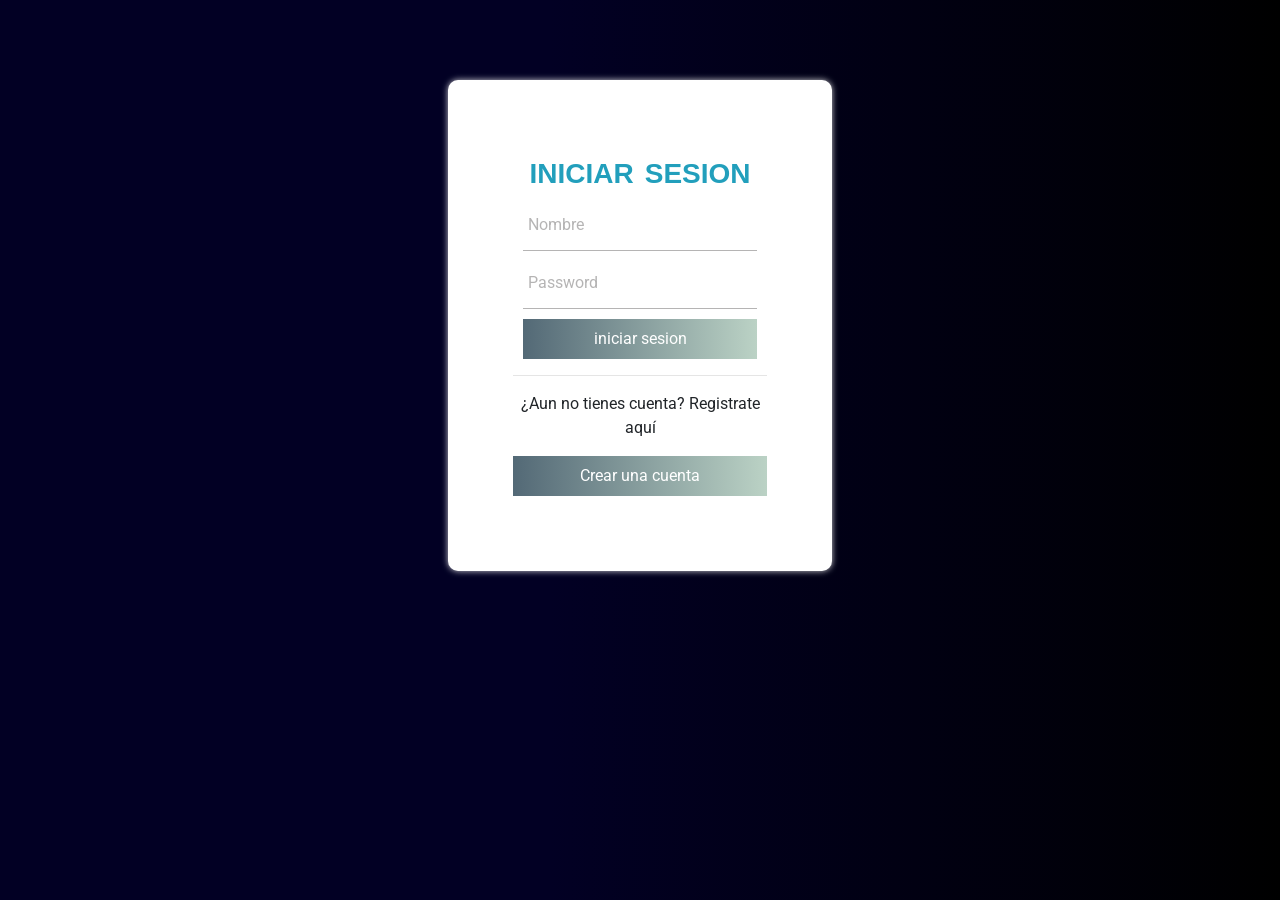
<file: index.html>
<!DOCTYPE html>
<!-- saved from url=(0049)https://getbootstrap.com/docs/4.3/examples/album/ -->
<html lang="en">

<head>
  <meta http-equiv="Content-Type" content="text/html; charset=UTF-8">
  <meta name="viewport" content="width=device-width, initial-scale=1, shrink-to-fit=no">
  <meta name="description" content="">
  <link href="https://fonts.googleapis.com/css?family=Montserrat:300,400,600|Open+Sans" rel="stylesheet"> 
	<link rel="stylesheet" href="https://use.fontawesome.com/releases/v5.5.0/css/all.css">
    <link href="https://fonts.googleapis.com/css?family=Roboto:300,400,500,700&display=swap" rel="stylesheet">
  <title>eMercado - Todo lo que busques está aquí</title>
  <link href="css/bootstrap.min.css" rel="stylesheet">
  <link href="css/estilo.css" rel="stylesheet">

</head>

<body class="text-center">

  <div class="contenedor">
    <form method="POST" id="form">
        <div class="form">
            <h1>iniciar sesion</h1>
            <div class="grupo">
                <input type="text" id="username" required><span class="barra"></span> 
                <label>Nombre</label>
            </div>
            <div class="grupo">
                <input type="password" id="password" required><span class="barra"></span> 
                <label>Password</label>
                <button id="login" type="button" onclick="validar()">iniciar sesion</button>
                
            </div>
            <!--onclick="funcion(); es para redirigir al apretar el boton, dicha funcion se encuentra en login.js-->
            <hr>
            <p style="text-align: center;">¿Aun no tienes cuenta? Registrate aquí</p>

            <!--Boton de registro-->    
            <button type="button" class="btn-abrir-popup" id="btn-abrir-popup">Crear una cuenta</button>
        </div>        
    </form>

    <div class="overlay inactive" id="overlay">
        <div class="popup" id="popup">
            <a href="#" id="btn-cerrar-popup" class="btn-cerrar-popup"><i class="fas fa-times"></i></a>
            <h1>Registrate</h1>
            <form action="" method="POST" id="formRegistro">
                <div class="contenedor-inputs">
                    <div class="grupo">
                        <input type="text" name="" id="nombre" ><span class="barra"></span> 
                        <label>Nombre</label>
                    </div>
                    <div class="grupo">
                        <input type="text" name="" id="apellido" ><span class="barra"></span> 
                        <label>Apellido</label>
                    </div>
                    <div class="grupo">
                        <input type="password" name="" id="contraseña" ><span class="barra"></span> 
                        <label>Password</label>
                    </div>
                    <div class="grupo">
                        <input type="email" name="" id="email" ><span class="barra"></span> 
                        <label>Email</label>
                    </div>
                    <div class="grupo">
                        <input type="tel" name="" id="cel" ><span class="barra"></span> 
                        <label>Telefono</label>
                    </div>
                </div>
                <button type="button" class="btn">Registrarse</button>
            </form>
        </div>
    </div>
</div>
  

  <script src="js/login.js"></script>
</body>
</html>
</file>
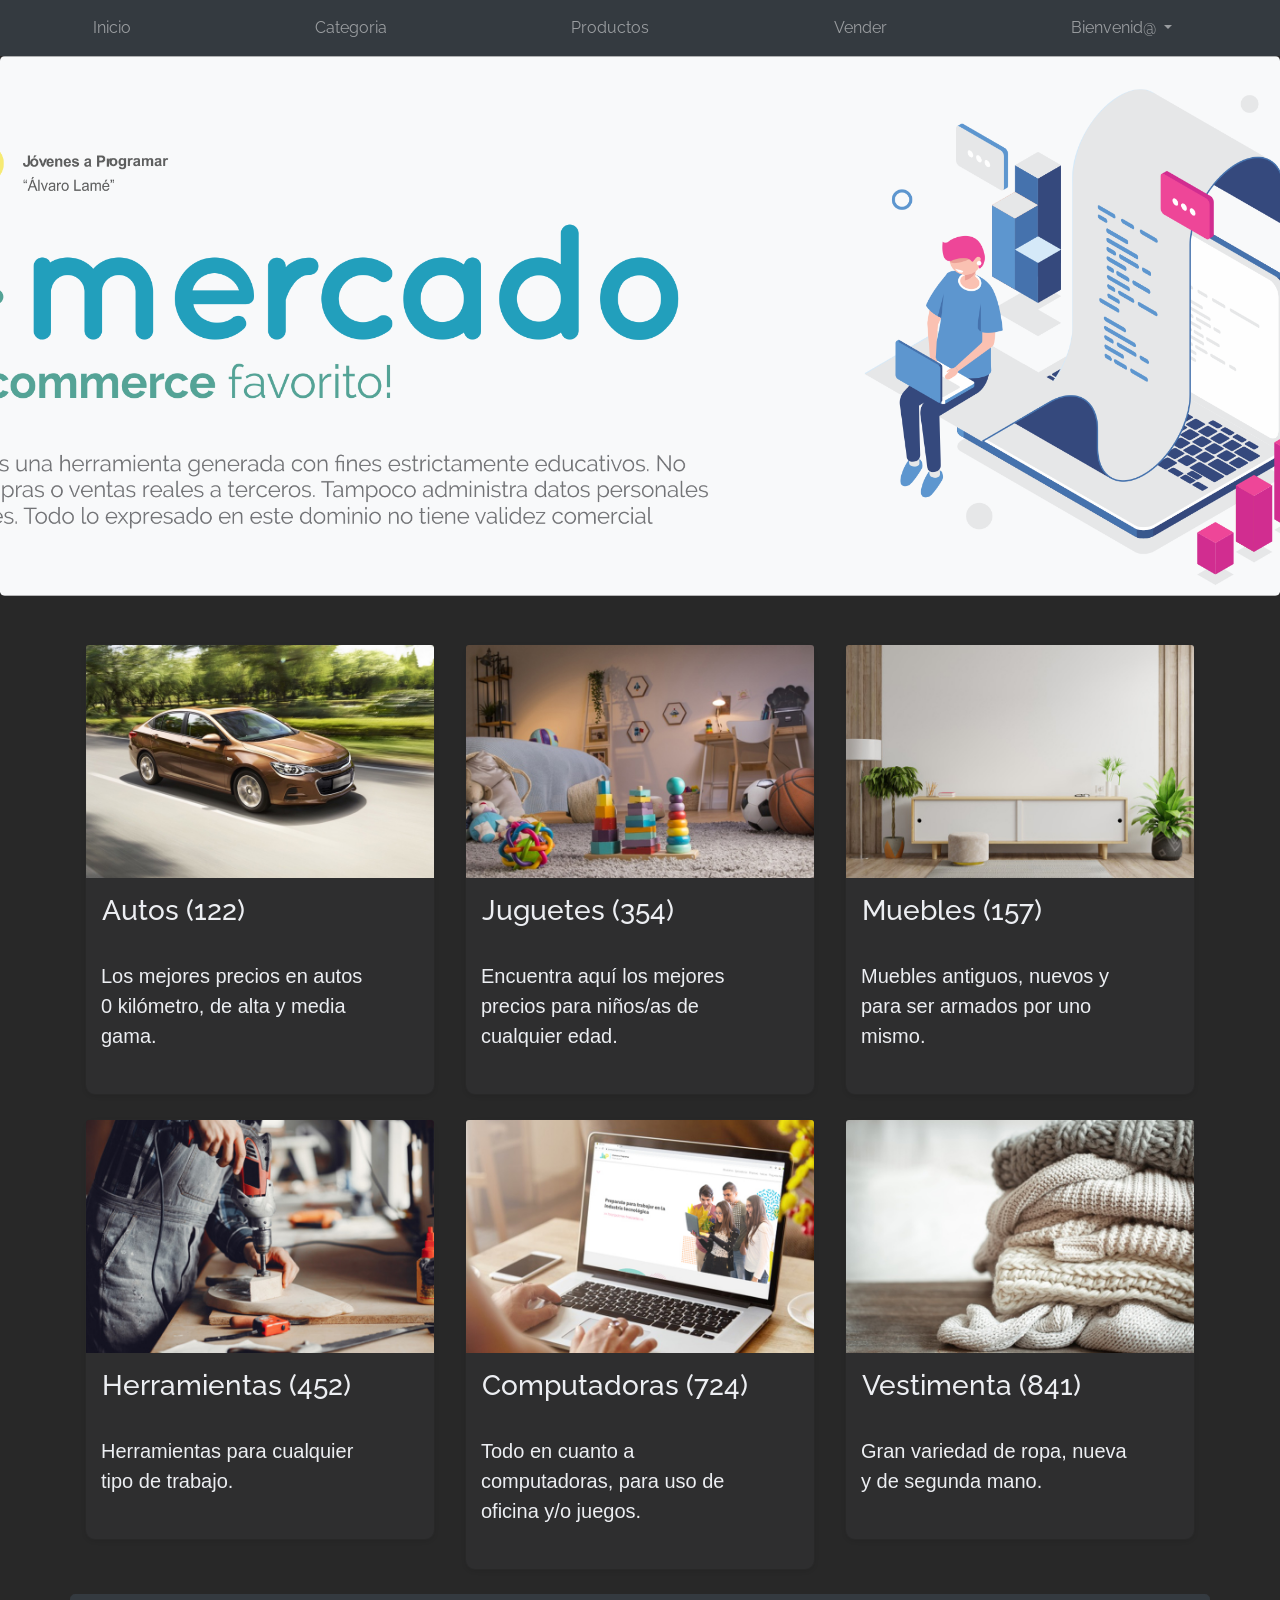
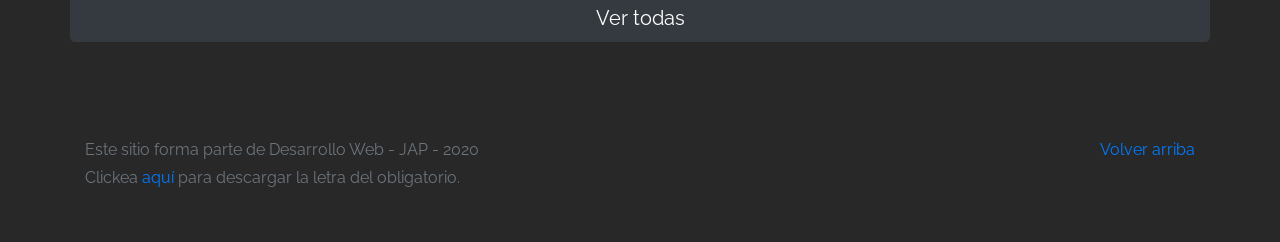
<file: base.html>
<!DOCTYPE html>
<!-- saved from url=(0049)https://getbootstrap.com/docs/4.3/examples/album/ -->
<html lang="en">

<head>
  <meta http-equiv="Content-Type" content="text/html; charset=UTF-8">
  <meta name="viewport" content="width=device-width, initial-scale=1, shrink-to-fit=no">
  <meta name="description" content="">
  <title>eMercado - Todo lo que busques está aquí</title>

  <link rel="canonical" href="https://getbootstrap.com/docs/4.3/examples/album/">
  <link href="https://fonts.googleapis.com/css?family=Raleway:300,300i,400,400i,700,700i,900,900i" rel="stylesheet">
  <!-- Bootstrap core CSS -->
  <link href="css/bootstrap.min.css" rel="stylesheet">
  <link href="css/styles.css" rel="stylesheet">
</head>

<body>
  <!--<nav class="site-header sticky-top py-1 bg-dark">
      <div class="container d-flex flex-column flex-md-row justify-content-between">
        <a class="py-2 d-none d-md-inline-block" href="#">Inicio</a>
        <a class="py-2 d-none d-md-inline-block" href="categories.html">Categorías</a>
        <a class="py-2 d-none d-md-inline-block" href="products.html">Productos</a>
        <a class="py-2 d-none d-md-inline-block" href="sell.html">Vender</a>
        <a class="py-2 d-none d-md-inline-block" href="cart.html">Mi carrito</a>
       <a class="py-2 d-none d-md-inline-block" href="#" id="userNav">Bienvenido</a>
      </div>
      
    </nav>
      -->
  <!--Agrego un a con un id para mostrar el usuario en el nav-->

  <nav class="navbar navbar-expand-md navbar-dark bg-dark">
    <div class="container">
      <button class="navbar-toggler" data-toggle="collapse" data-target="#navbarNav">
        <span class="navbar-toggler-icon"></span>
      </button>

      <div class="collapse navbar-collapse" id="navbarNav">
        <ul class="navbar-nav container justify-content-between">
          <li class="nav-item">
            <a href="#" class="nav-link">Inicio</a>
          </li>
          <li class="nav-item">
            <a href="categories.html" class="nav-link">Categoria</a>
          </li>
          <li class="nav-item">
            <a href="products.html" class="nav-link">Productos</a>
          </li>
          <li class="nav-item">
            <a href="sell.html" class="nav-link">Vender</a>
          </li>
          <li class="nav-item dropdown">
            <a class="nav-link dropdown-toggle" href="#" id="navbarDropdown" role="button" data-toggle="dropdown" aria-haspopup="true" aria-expanded="false">
              Bienvenid@
            </a>
            <div class="dropdown-menu" aria-labelledby="navbarDropdown">
              <a class="dropdown-item" href="my-profile.html">Mi perfil</a>
              <a class="dropdown-item" href="cart.html">Mi carrito</a>
              <a class="dropdown-item" href="index.html" onclick="cerrarSesion()">Cerrar sesion</a>
            </div>
          </li>
        </ul>
      </div>

    </div>
  </nav>


  <main role="main">
    <section class="jumbotron text-center">
      <div class="m-5">
        <h1></h1>
      </div>
    </section>
    <div class="album py-5">
      <div class="container">
        <div class="row">
          <div class="col-md-4">
            <a href="categories.html" class="card mb-4 shadow-sm custom-card">
              <img class="bd-placeholder-img card-img-top" src="img/cat1.jpg">
              <h3 class="m-3 card-titulo">Autos (122)</h3>
              <div class="card-body">
                <p class="card-text">Los mejores precios en autos 0 kilómetro, de alta y media gama.</p>
              </div>
            </a>
          </div>
          <div class="col-md-4">
            <a href="categories.html" class="card mb-4 shadow-sm custom-card">
              <img class="bd-placeholder-img card-img-top" src="img/cat2.jpg">
              <h3 class="m-3 card-titulo">Juguetes (354)</h3>
              <div class="card-body">
                <p class="card-text">Encuentra aquí los mejores precios para niños/as de cualquier edad.</p>
              </div>
            </a>
          </div>
          <div class="col-md-4">
            <a href="categories.html" class="card mb-4 shadow-sm custom-card">
              <img class="bd-placeholder-img card-img-top" src="img/cat3.jpg">
              <h3 class="m-3 card-titulo">Muebles (157)</h3>
              <div class="card-body">
                <p class="card-text">Muebles antiguos, nuevos y para ser armados por uno mismo.</p>
              </div>
            </a>
          </div>
          <div class="col-md-4">
            <a href="categories.html" class="card mb-4 shadow-sm custom-card">
              <img class="bd-placeholder-img card-img-top" src="img/cat4.jpg">
              <h3 class="m-3 card-titulo">Herramientas (452)</h3>
              <div class="card-body">
                <p class="card-text">Herramientas para cualquier tipo de trabajo.</p>
              </div>
            </a>
          </div>
          <div class="col-md-4">
            <a href="categories.html" class="card mb-4 shadow-sm custom-card">
              <img class="bd-placeholder-img card-img-top" src="img/cat5.jpg">
              <h3 class="m-3 card-titulo">Computadoras (724)</h3>
              <div class="card-body">
                <p class="card-text">Todo en cuanto a computadoras, para uso de oficina y/o juegos.</p>
              </div>
            </a>
          </div>
          <div class="col-md-4">
            <a href="categories.html" class="card mb-4 shadow-sm custom-card">
              <img class="bd-placeholder-img card-img-top" src="img/cat6.jpg">
              <h3 class="m-3  card-titulo">Vestimenta (841)</h3>
              <div class="card-body">
                <p class="card-text">Gran variedad de ropa, nueva y de segunda mano.</p>
              </div>
            </a>
          </div>
        </div>
        <div class="row">
          <a type="button" class="btn btn-dark btn-lg btn-block" href="categories.html">Ver todas</a>
        </div>
      </div>
    </div>
  </main>
  <footer class="text-muted">
    <div class="container">
      <p class="float-right">
        <a href="#">Volver arriba</a>
      </p>
      <p>Este sitio forma parte de Desarrollo Web - JAP - 2020</p>
      <p>Clickea <a target="_blank" href="Letra.pdf">aquí</a> para descargar la letra del obligatorio.</p>
    </div>
  </footer>
  <script src="js/jquery-3.4.1.min.js"></script>
  <script src="js/bootstrap.bundle.min.js"></script>
  <script src="js/init.js"></script>
</body>

</html>
</file>
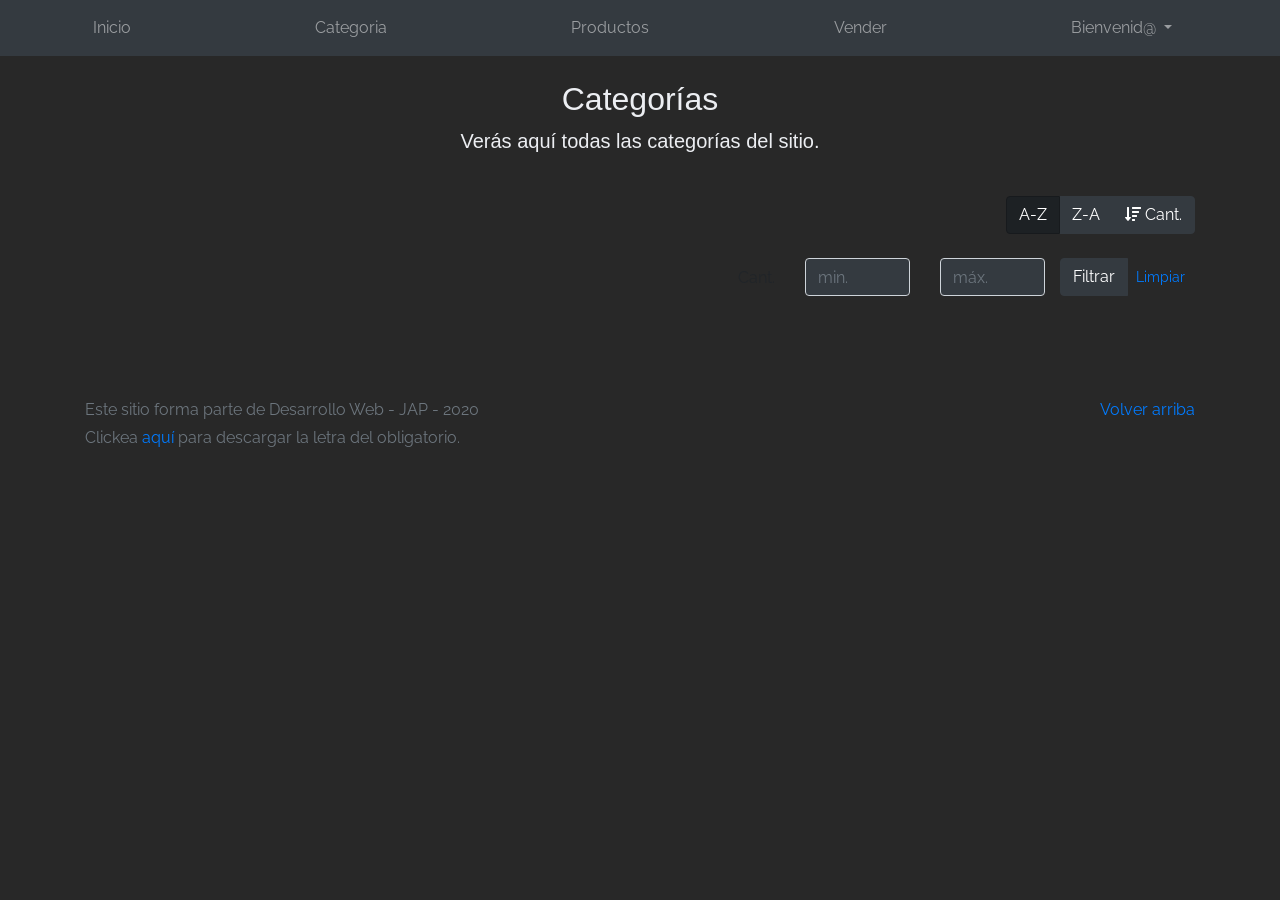
<file: categories.html>
<!DOCTYPE html>
<!-- saved from url=(0049)https://getbootstrap.com/docs/4.3/examples/album/ -->
<html lang="en">
  <head>
    <meta http-equiv="Content-Type" content="text/html; charset=UTF-8">
    <meta name="viewport" content="width=device-width, initial-scale=1, shrink-to-fit=no">
    <meta name="description" content="">
    <title>eMercado - Todo lo que busques está aquí</title>

    <link rel="canonical" href="https://getbootstrap.com/docs/4.3/examples/album/">
    <link href="https://fonts.googleapis.com/css?family=Raleway:300,300i,400,400i,700,700i,900,900i" rel="stylesheet">
    <link href="css/font-awesome.min.css" rel="stylesheet">

    <link href="css/bootstrap.min.css" rel="stylesheet">
    <link href="css/styles.css" rel="stylesheet">
  </head>
  <body>
    <nav class="navbar navbar-expand-md navbar-dark bg-dark">
      <div class="container">
        <button class="navbar-toggler" data-toggle="collapse" data-target="#navbarNav">
          <span class="navbar-toggler-icon"></span>
        </button>
  
        <div class="collapse navbar-collapse" id="navbarNav">
          <ul class="navbar-nav container justify-content-between">
            <li class="nav-item">
              <a href="base.html" class="nav-link">Inicio</a>
            </li>
            <li class="nav-item">
              <a href="categories.html" class="nav-link">Categoria</a>
            </li>
            <li class="nav-item">
              <a href="products.html" class="nav-link">Productos</a>
            </li>
            <li class="nav-item">
              <a href="sell.html" class="nav-link">Vender</a>
            </li>
            <li class="nav-item dropdown">
              <a class="nav-link dropdown-toggle" href="#" id="navbarDropdown" role="button" data-toggle="dropdown" aria-haspopup="true" aria-expanded="false">
                Bienvenid@
              </a>
              <div class="dropdown-menu" aria-labelledby="navbarDropdown">
                <a class="dropdown-item" href="my-profile.html">Mi perfil</a>
                <a class="dropdown-item" href="cart.html">Mi carrito</a>
                <a class="dropdown-item" href="index.html">Cerrar sesion</a>
              </div>
            </li>
          </ul>
        </div>
  
      </div>
    </nav>
    <main role="main" class="pb-5">
        <div class="text-center p-4">
            <h2 class="card-titulo">Categorías</h2>
            <p class="lead card-titulo">Verás aquí todas las categorías del sitio.</p>
        </div>
        <div class="container">
            <div class="row">
                <div class="col text-right">
                    <div class="btn-group btn-group-toggle mb-4" data-toggle="buttons">
                      <!--boton para ordenar-->
                        <label class="btn btn-dark active" id="sortAsc" >
                            <input type="radio" name="options" autocomplete="off" checked>A-Z
                        </label>

                        <label class="btn btn-dark" id="sortDesc" >
                            <input type="radio" name="options" autocomplete="off">Z-A
                        </label>

                        <label class="btn btn-dark" id="sortByCount" >
                            <input type="radio" name="options" autocomplete="off"><i class="fas fa-sort-amount-down mr-1"></i>Cant.
                        </label>

                    </div>
                </div>
            </div>
            <div class="row justify-content-end">
              <div class="col-md-6"></div>
                <div class="col-md-6 col-sm-12 mb-1 container">
                  <div class="row container p-0 m-0">
                    <div class="col">
                      <p class="font-weight-normal text-right my-2">Cant.</p>
                    </div>
                    <div class="col">
                      <input class="form-control bg-dark" type="number" placeholder="min." id="rangeFilterCountMin">
                    </div>
                    <div class="col">
                      <input class="form-control bg-dark" type="number" placeholder="máx." id="rangeFilterCountMax">
                    </div>
                    <div class="col-3 p-0">
                      <div class="btn-group" role="group">
                        <button class="btn btn-dark btn-block" id="rangeFilterCount">Filtrar</button>
                        <button class="btn btn-link btn-sm" id="clearRangeFilter">Limpiar</button>
                      </div>
                    </div>
                  </div>
                </div>
            </div>
            <div class="row">
                <div class="list-group" id="cat-list-container">
                </div>
            </div>
        </div>
    </main>
    <footer class="text-muted ">
      <div class="container">
        <p class="float-right">
          <a href="#">Volver arriba</a>
        </p>
        <p>Este sitio forma parte de Desarrollo Web - JAP - 2020</p>
        <p>Clickea <a target="_blank" href="Letra.pdf">aquí</a> para descargar la letra del obligatorio.</p>
      </div>
    </footer>
    <div id="spinner-wrapper"><div class="lds-ring"><div></div><div></div><div></div><div></div></div></div>
    <script src="js/jquery-3.4.1.min.js"></script>
    <script src="js/bootstrap.bundle.min.js"></script>
    <script src="js/init.js"></script>
    <script src="js/categories.js"></script>

  </body>
</html>
</file>
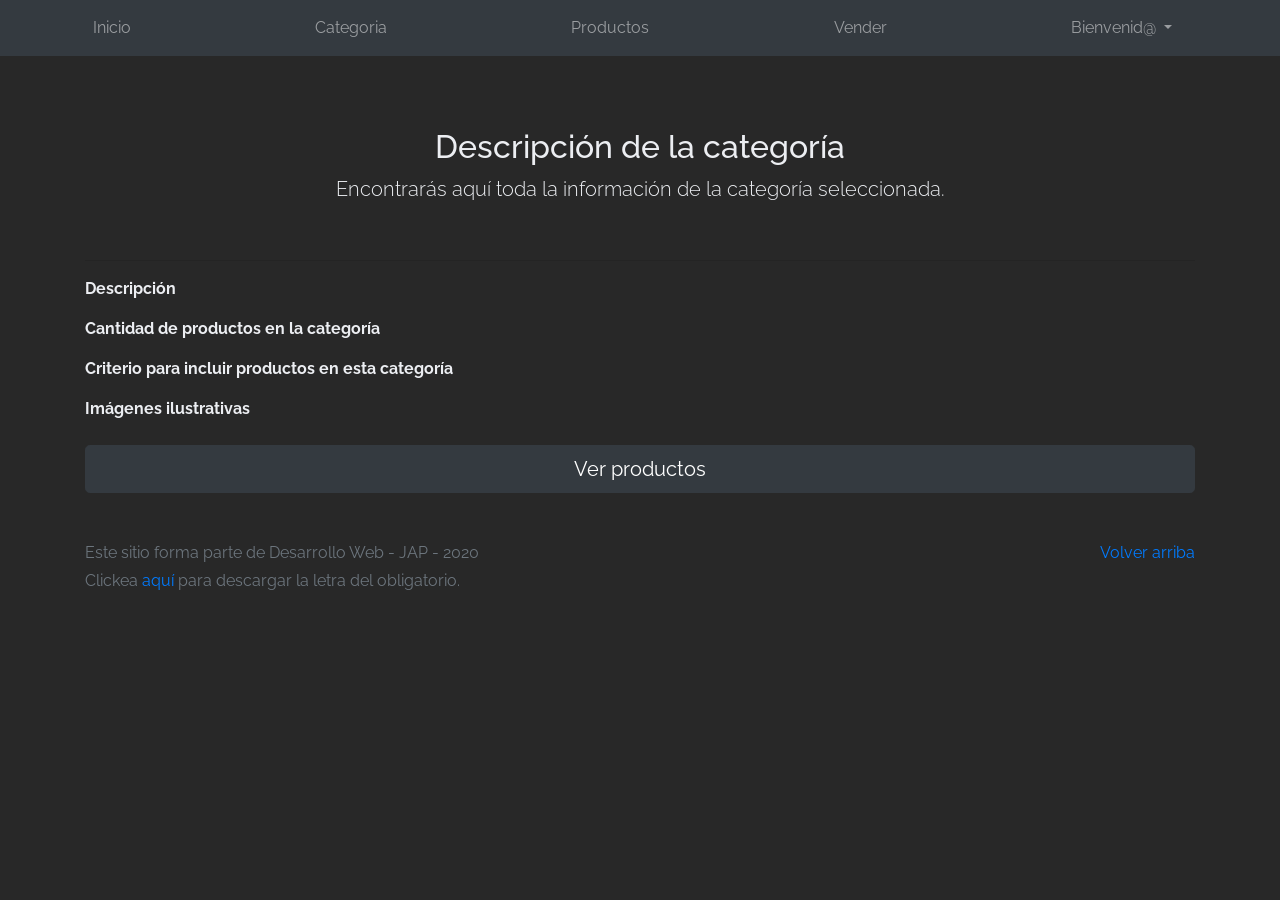
<file: category-info.html>
<!DOCTYPE html>
<!-- saved from url=(0049)https://getbootstrap.com/docs/4.3/examples/album/ -->
<html lang="en">

<head>
  <meta http-equiv="Content-Type" content="text/html; charset=UTF-8">
  <meta name="viewport" content="width=device-width, initial-scale=1, shrink-to-fit=no">
  <meta name="description" content="">
  <title>eMercado - Todo lo que busques está aquí</title>

  <link rel="canonical" href="https://getbootstrap.com/docs/4.3/examples/album/">
  <link href="https://fonts.googleapis.com/css?family=Raleway:300,300i,400,400i,700,700i,900,900i" rel="stylesheet">
  <!-- Bootstrap core CSS -->
  <link href="css/bootstrap.min.css" rel="stylesheet">
  <link href="css/styles.css" rel="stylesheet">
</head>
<body>
  <nav class="navbar navbar-expand-md navbar-dark bg-dark">
    <div class="container">
      <button class="navbar-toggler" data-toggle="collapse" data-target="#navbarNav">
        <span class="navbar-toggler-icon"></span>
      </button>

      <div class="collapse navbar-collapse" id="navbarNav">
        <ul class="navbar-nav container justify-content-between">
          <li class="nav-item">
            <a href="base.html" class="nav-link">Inicio</a>
          </li>
          <li class="nav-item">
            <a href="categories.html" class="nav-link">Categoria</a>
          </li>
          <li class="nav-item">
            <a href="products.html" class="nav-link">Productos</a>
          </li>
          <li class="nav-item">
            <a href="sell.html" class="nav-link">Vender</a>
          </li>
          <li class="nav-item dropdown">
            <a class="nav-link dropdown-toggle" href="#" id="navbarDropdown" role="button" data-toggle="dropdown" aria-haspopup="true" aria-expanded="false">
              Bienvenid@
            </a>
            <div class="dropdown-menu" aria-labelledby="navbarDropdown">
              <a class="dropdown-item" href="my-profile.html">Mi perfil</a>
              <a class="dropdown-item" href="cart.html">Mi carrito</a>
              <a class="dropdown-item" href="index.html">Cerrar sesion</a>
            </div>
          </li>
        </ul>
      </div>

    </div>
  </nav>
  <main role="main">
    <div class="container mt-5">
      <div class="text-center p-4">
        <h2 class="card-titulo">Descripción de la categoría</h2>
        <p class="lead card-titulo">Encontrarás aquí toda la información de la categoría seleccionada.</p>
      </div>
      <h3 class="card-titulo" id="categoryName"></h3>
      <hr class="my-3">
      <dl>
        <dt class="card-titulo">Descripción</dt>
        <dd>
          <p class="card-titulo" id="categoryDescription"></p>
        </dd>

        <dt class="card-titulo">Cantidad de productos en la categoría</dt>
        <dd>
          <p class="card-titulo" id="productCount"></p>
        </dd>

        <dt class="card-titulo">Criterio para incluir productos en esta categoría</dt>
        <dd>
          <p class="card-titulo" id="productCriteria"></p>
        </dd>

        <dt class="card-titulo">Imágenes ilustrativas</dt>
        <dd>
          <div class="row text-center text-lg-left pt-2" id="productImagesGallery">
          </div>
        </dd>
      </dl>
      <a type="button" class="btn btn-dark btn-lg btn-block" href="products.html">Ver productos</a>
    </div>
  </main>
  <footer class="text-muted ">
    <div class="container">
      <p class="float-right">
        <a href="#">Volver arriba</a>
      </p>
      <p>Este sitio forma parte de Desarrollo Web - JAP - 2020</p>
      <p>Clickea <a target="_blank" href="Letra.pdf">aquí</a> para descargar la letra del obligatorio.</p>
    </div>
  </footer>
  <div id="spinner-wrapper">
    <div class="lds-ring">
      <div></div>
      <div></div>
      <div></div>
      <div></div>
    </div>
  </div>
  <script src="js/jquery-3.4.1.min.js"></script>
  <script src="js/bootstrap.bundle.min.js"></script>
  <script src="js/init.js"></script>
  <script src="js/category-info.js"></script>
</body>


</html>
</file>
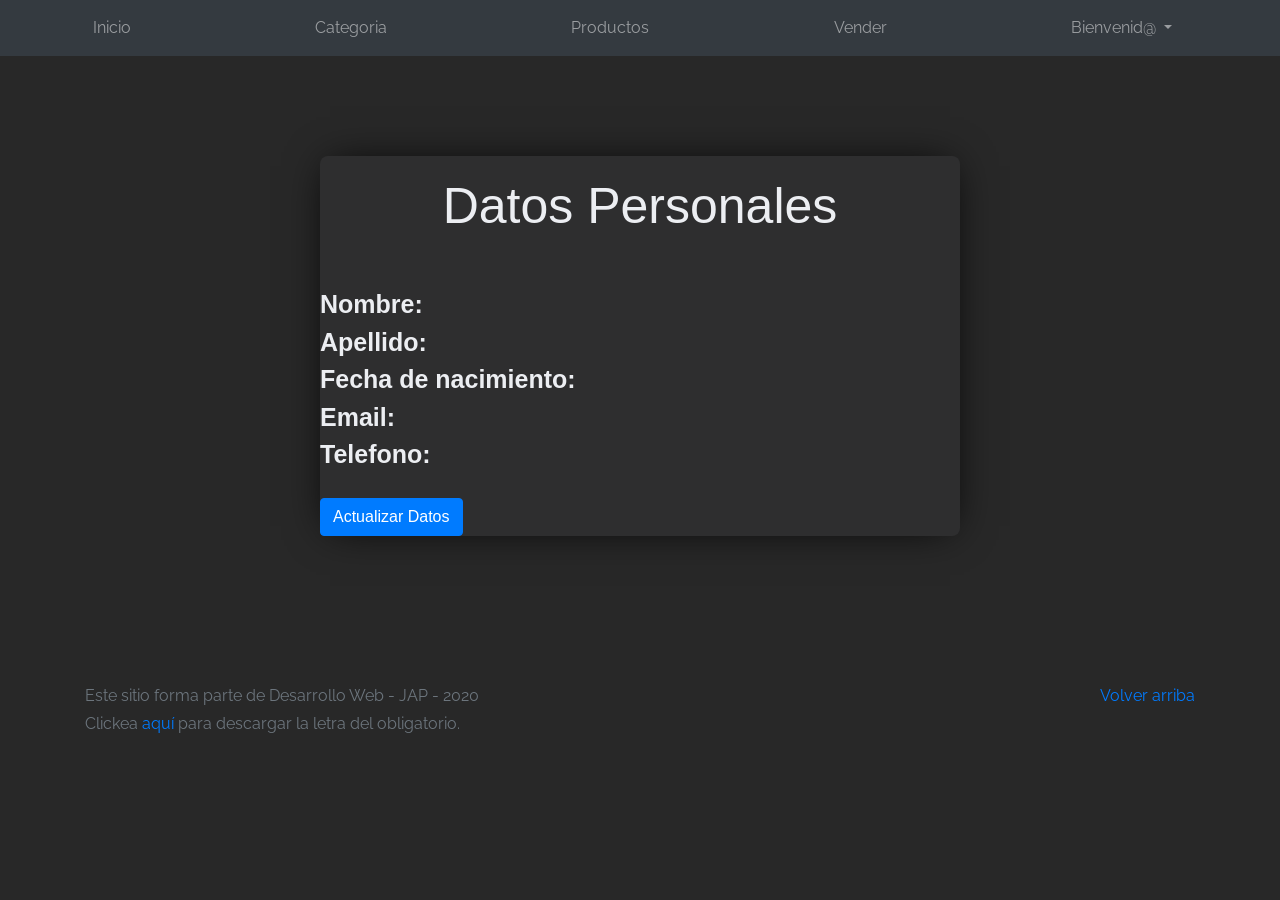
<file: my-profile.html>
<!DOCTYPE html>
<!-- saved from url=(0049)https://getbootstrap.com/docs/4.3/examples/album/ -->
<html lang="en">

<head>
  <meta http-equiv="Content-Type" content="text/html; charset=UTF-8">

  <meta name="viewport" content="width=device-width, initial-scale=1, shrink-to-fit=no">
  <meta name="description" content="">
  <title>eMercado - Todo lo que busques está aquí</title>

  <link href="https://cdn.jsdelivr.net/npm/bootstrap@5.2.3/dist/css/bootstrap.min.css" rel="stylesheet">
  <link rel="canonical" href="https://getbootstrap.com/docs/4.3/examples/album/">
  <link href="https://fonts.googleapis.com/css?family=Raleway:300,300i,400,400i,700,700i,900,900i" rel="stylesheet">
  <link href="css/bootstrap.min.css" rel="stylesheet">
  <link href="css/styles.css" rel="stylesheet">
  <link href="css/dropzone.css" rel="stylesheet">
</head>

<body>
  <nav class="navbar navbar-expand-md navbar-dark bg-dark">
    <div class="container">
      <button class="navbar-toggler" data-toggle="collapse" data-target="#navbarNav">
        <span class="navbar-toggler-icon"></span>
      </button>

      <div class="collapse navbar-collapse" id="navbarNav">
        <ul class="navbar-nav container justify-content-between">
          <li class="nav-item">
            <a href="base.html" class="nav-link">Inicio</a>
          </li>
          <li class="nav-item">
            <a href="categories.html" class="nav-link">Categoria</a>
          </li>
          <li class="nav-item">
            <a href="products.html" class="nav-link">Productos</a>
          </li>
          <li class="nav-item">
            <a href="sell.html" class="nav-link">Vender</a>
          </li>
          <li class="nav-item dropdown">
            <a class="nav-link dropdown-toggle" href="#" id="navbarDropdown" role="button" data-toggle="dropdown"
              aria-haspopup="true" aria-expanded="false">
              Bienvenid@
            </a>
            <div class="dropdown-menu" aria-labelledby="navbarDropdown">
              <a class="dropdown-item" href="my-profile.html">Mi perfil</a>
              <a class="dropdown-item" href="cart.html">Mi carrito</a>
              <a class="dropdown-item" href="index.html">Cerrar sesion</a>
            </div>
          </li>
        </ul>
      </div>

    </div>
  </nav>
  <!-- <form class="formProfile">

    <h2>Mi perfil</h2>

    <p><input id="namePerfil" type="text" placeholder="Indique su nombre" required></p>
    <p><input id="apellidoPerfil" type="text" placeholder="Indique su apellido" required></p>
    <p><input id="edadPerfil" type="number" placeholder="Indique su edad" required></p>
    <p><input id="emailPerfil" type="email" placeholder="Indique su email" required></p>
    <p><input id="telPerfil" type="tel" placeholder="Indique su numero de telefono" required></p>

    <button class="boton" type="button" onclick="datosRegistro()">Guardar cambios</button>
  </form> -->


  <form class="formProfile2">

    <h2 class="card-titulo">Datos Personales</h2>

    <div class="cont-data">
      <span class="card-titulo"><strong>Nombre:</strong></span>
      <p id="mostrarNombre" class="card-titulo"></p><br>
      <span class="card-titulo"><strong>Apellido:</strong></span>
      <p id="mostrarApellido" class="card-titulo"></p><br>
      <span class="card-titulo"><strong>Fecha de nacimiento:</strong></span>
      <p id="mostrarEdad" class="card-titulo"></p><br>
      <span class="card-titulo"><strong>Email:</strong></span>
      <p id="mostrarEmail" class="card-titulo"></p><br>
      <span class="card-titulo"><strong>Telefono:</strong></span>
      <p id="mostrarTelefono" class="card-titulo"></p><br><br>
      <!-- Button trigger modal -->
      <button type="button" class="btn btn-primary" data-bs-toggle="modal" data-bs-target="#exampleModal">
        Actualizar Datos
      </button>

      <!-- Modal -->
      <div class="modal fade" id="exampleModal" tabindex="-1" aria-labelledby="exampleModalLabel" aria-hidden="true">
        <div class="modal-dialog">
          <div class="modal-content bg-dark">
            <div class="modal-header">
              <h1 class="modal-title fs-5 card-titulo" id="exampleModalLabel">Actualiza tus datos</h1>
              <button type="button" class="btn-close" data-bs-dismiss="modal" aria-label="Close"></button>
            </div>
            <div class="modal-body">
              <form>
                <div class="mb-3">
                  <label for="recipient-name" class="col-form-label card-titulo">Nombre</label>
                  <input type="text" class="form-control" id="recipient-name" placeholder="Ingrese su nombre" required>
                </div>
                <div class="mb-3">
                  <label for="recipient-name" class="col-form-label card-titulo">Apellido</label>
                  <input type="text" class="form-control" id="recipient-lastname" placeholder="Ingrese su apellido" required>
                </div>
                <div class="mb-3">
                  <label for="recipient-name" class="col-form-label card-titulo">Fecha de nacimiento</label>
                  <input type="date" class="form-control" id="recipient-edad" required>
                </div>
                <div class="mb-3">
                  <label for="recipient-name" class="col-form-label card-titulo">Email</label>
                  <input type="email" class="form-control" id="recipient-email" placeholder="Ingrese su email" required>
                </div>
                <div class="mb-3">
                  <label for="recipient-name" class="col-form-label card-titulo">Telefono</label>
                  <input type="tel" class="form-control" id="recipient-telefono" placeholder="Ingrese su telefono" required>
                </div>
                <button class="btn btn-primary" type="submit" onclick="datosRegistro()">Guardar cambios</button>
              </form>
            </div>
            <!-- <div class="modal-footer">
              <button type="button" class="btn btn-secondary" data-bs-dismiss="modal">Cerrar</button>
              <button type="button" class="btn btn-primary" onclick="datosRegistro()">Guardar cambios</button>
            </div> -->
          </div>
        </div>
      </div>

  </form>

  </div>
  <div class="alert fade alert-success" role="alert" id="alertResult">
    <span id="resultSpan"></span>
    <button type="button" class="close" data-dismiss="alert" aria-label="Close">
      <span aria-hidden="true">&times;</span>
    </button>
  </div>
  <div id="spinner-wrapper">
    <div class="lds-ring">
      <div></div>
      <div></div>
      <div></div>
      <div></div>
    </div>
  </div>

  <footer class="text-muted">
    <div class="container">
      <p class="float-right">
        <a href="#">Volver arriba</a>
      </p>
      <p>Este sitio forma parte de Desarrollo Web - JAP - 2020</p>
      <p>Clickea <a target="_blank" href="Letra.pdf">aquí</a> para descargar la letra del obligatorio.</p>
    </div>
  </footer>

  <script src="js/jquery-3.4.1.min.js"></script>
  <script src="js/bootstrap.bundle.min.js"></script>
  <script src="js/dropzone.js"></script>
  <script src="js/init.js"></script>
  <script src="js/my-profile.js"></script>
  <script src="js/login.js"></script>
  <script src="https://cdn.jsdelivr.net/npm/bootstrap@5.2.3/dist/js/bootstrap.bundle.min.js"></script>

</body>


</html>
</file>
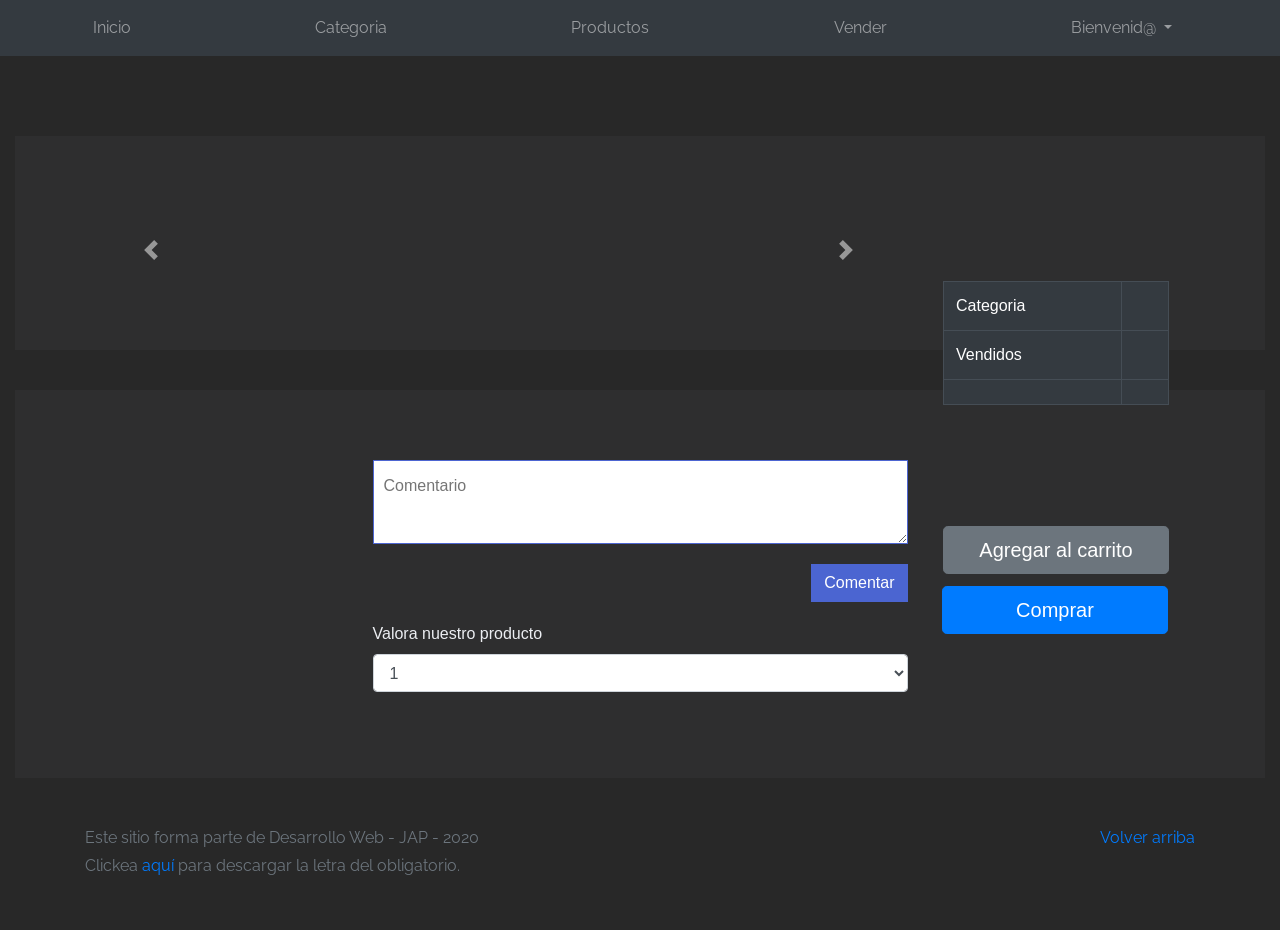
<file: product-info.html>
<!DOCTYPE html>
<!-- saved from url=(0049)https://getbootstrap.com/docs/4.3/examples/album/ -->
<html lang="en">

<head>
  <meta http-equiv="Content-Type" content="text/html; charset=UTF-8">
  <meta name="viewport" content="width=device-width, initial-scale=1, shrink-to-fit=no">
  <meta name="description" content="">
  <title>eMercado - Todo lo que busques está aquí</title>

  <link rel="canonical" href="https://getbootstrap.com/docs/4.3/examples/album/">
  <link href="https://fonts.googleapis.com/css?family=Raleway:300,300i,400,400i,700,700i,900,900i" rel="stylesheet">
  <link href="css/font-awesome.min.css" rel="stylesheet">
  <link rel="stylesheet" href="https://cdnjs.cloudflare.com/ajax/libs/font-awesome/4.7.0/css/font-awesome.min.css">
  <link href="css/bootstrap.min.css" rel="stylesheet">
  <link href="css/styles.css" rel="stylesheet">
</head>

<body>
  <nav class="navbar navbar-expand-md navbar-dark bg-dark">
    <div class="container">
      <button class="navbar-toggler" data-toggle="collapse" data-target="#navbarNav">
        <span class="navbar-toggler-icon"></span>
      </button>

      <div class="collapse navbar-collapse" id="navbarNav">
        <ul class="navbar-nav container justify-content-between">
          <li class="nav-item">
            <a href="base.html" class="nav-link">Inicio</a>
          </li>
          <li class="nav-item">
            <a href="categories.html" class="nav-link">Categoria</a>
          </li>
          <li class="nav-item">
            <a href="products.html" class="nav-link">Productos</a>
          </li>
          <li class="nav-item">
            <a href="sell.html" class="nav-link">Vender</a>
          </li>
          <li class="nav-item dropdown">
            <a class="nav-link dropdown-toggle" href="#" id="navbarDropdown" role="button" data-toggle="dropdown"
              aria-haspopup="true" aria-expanded="false">
              Bienvenid@
            </a>
            <div class="dropdown-menu" aria-labelledby="navbarDropdown">
              <a class="dropdown-item" href="my-profile.html">Mi perfil</a>
              <a class="dropdown-item" href="cart.html">Mi carrito</a>
              <a class="dropdown-item" href="index.html">Cerrar sesion</a>
            </div>
          </li>
        </ul>
      </div>

    </div>
  </nav>
  <div class="container-all">
    <div class="text-center">
      <h2 class="title card-titulo" id="productName"></h2>
    </div>
    <table class="table table-bordered table-dark" id="tabla">
      <tbody>
        <tr>
          <td>Categoria</td>
          <td id="productCat"></td>
        </tr>
        <tr>
          <td>Vendidos</td>
          <td id="soldCount"></td>
        </tr>
        <tr>
          <td id="currency"></td>
          <td id="cost"></td>
        </tr>
      </tbody>
    </table>

    <button type="button" class="btn btn-secondary btn-lg" id="boton">Agregar al carrito</button>
    <button type="button" class="btn btn-primary btn-lg" id="boton2">Comprar</button>
    
    <!--------Carousel-------->
    <div>
      <div class="col-9" >
        <div id="carouselExampleControls" class="carousel slide" data-ride="carousel">
          <div class="carousel-inner" id="galleria">
          </div>
      <a class="carousel-control-prev" href="#carouselExampleControls" role="button" data-slide="prev">
          <span class="carousel-control-prev-icon" aria-hidden="true"></span>
          <span class="sr-only">Previous</span>
      </a>
      <a class="carousel-control-next" href="#carouselExampleControls" role="button" data-slide="next">
          <span class="carousel-control-next-icon" aria-hidden="true"></span>
          <span class="sr-only">Next</span>
      </a>
        </div>
      </div>
      </div>
    
    
    <!-- <div class="product">
      <div class="img-cont">
        <img id="imageBox" src="/img/prod1_3.jpg">
      </div>
      <div class="product-small-img">
        <img src="/img/prod1.jpg" onclick="myFunction(this)">
        <img src="/img/prod1_1.jpg" onclick="myFunction(this)">
        <img src="img/prod1_2.jpg" onclick="myFunction(this)">
        <img src="img/prod1_4.jpg" onclick="myFunction(this)">
        <img src="img/prod1_3.jpg" onclick="myFunction(this)">
      </div>
    </div> -->
    
    <p id="description" class="card-titulo"></p>

  </div>

  
  <div id="relacionados" class="container-rel"></div>


  <div class="container-comments">
    <div class="row comentarios justify-content-center">
      <div class="col-6">
        <form action=""  id="formulario" class="form-comentarios d-flex justify-content-end flex-wrap">
          <textarea name="" id="textarea" placeholder="Comentario"></textarea>
          
          <button class="btn" type="button" onclick="saveComment()">Comentar</button>
        </form>
        <div class="form-group">
          <label for="score" class="card-titulo">Valora nuestro producto</label>
          <select id="score" class="form-control">
            <option>1</option>
            <option>2</option>
            <option>3</option>
            <option>4</option>
            <option>5</option>
          </select>
        <div id="comentarios" class="card-titulo"></div>
        
        </div>
      </div>
    </div>
  </div>
  <footer class="text-muted ">
    <div class="container">
      <p class="float-right">
        <a href="#">Volver arriba</a>
      </p>
      <p>Este sitio forma parte de Desarrollo Web - JAP - 2020</p>
      <p>Clickea <a target="_blank" href="Letra.pdf">aquí</a> para descargar la letra del obligatorio.</p>
    </div>
  </footer>
  <div id="spinner-wrapper">
    <div class="lds-ring">
      <div></div>
      <div></div>
      <div></div>
      <div></div>
    </div>
  </div>
  <script src="js/jquery-3.4.1.min.js"></script>
  <script src="js/bootstrap.bundle.min.js"></script>
  <script src="js/init.js"></script>
  <script src="js/product-info.js"></script>
  <script src="js/product-comments.js"></script>
</body>

</html>
</file>
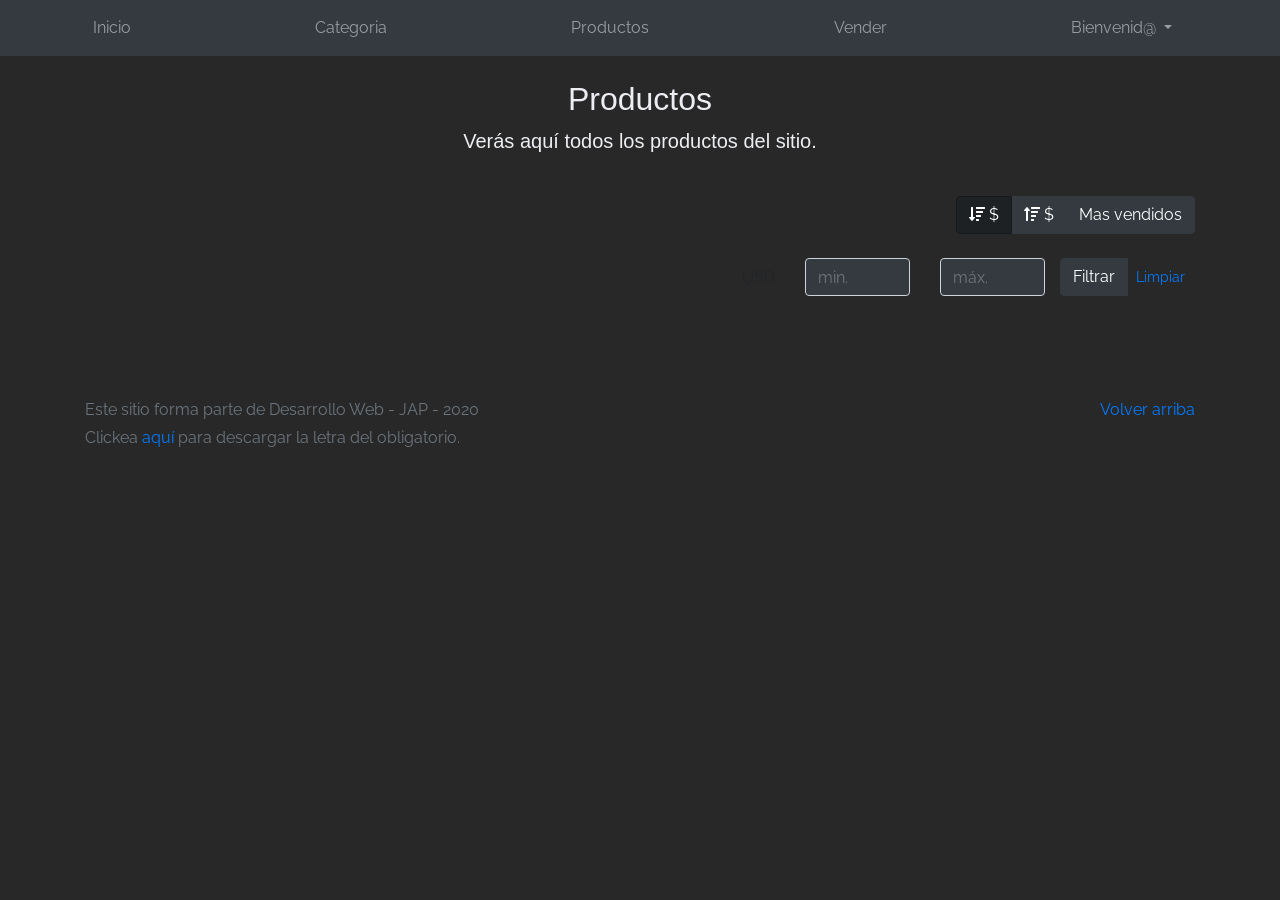
<file: products.html>
<!DOCTYPE html>
<!-- saved from url=(0049)https://getbootstrap.com/docs/4.3/examples/album/ -->
<html lang="en">

<head>
  <meta http-equiv="Content-Type" content="text/html; charset=UTF-8">
  <meta name="viewport" content="width=device-width, initial-scale=1, shrink-to-fit=no">
  <meta name="description" content="">
  <title>eMercado - Todo lo que busques está aquí</title>

  <link rel="canonical" href="https://getbootstrap.com/docs/4.3/examples/album/">
  <link href="https://fonts.googleapis.com/css?family=Raleway:300,300i,400,400i,700,700i,900,900i" rel="stylesheet">
  <link href="css/font-awesome.min.css" rel="stylesheet">
  <link href="css/bootstrap.min.css" rel="stylesheet">
  <link href="css/styles.css" rel="stylesheet">
</head>

<body>
  <nav class="navbar navbar-expand-md navbar-dark bg-dark">
    <div class="container">
      <button class="navbar-toggler" data-toggle="collapse" data-target="#navbarNav">
        <span class="navbar-toggler-icon"></span>
      </button>

      <div class="collapse navbar-collapse" id="navbarNav">
        <ul class="navbar-nav container justify-content-between">
          <li class="nav-item">
            <a href="base.html" class="nav-link">Inicio</a>
          </li>
          <li class="nav-item">
            <a href="categories.html" class="nav-link">Categoria</a>
          </li>
          <li class="nav-item">
            <a href="products.html" class="nav-link">Productos</a>
          </li>
          <li class="nav-item">
            <a href="sell.html" class="nav-link">Vender</a>
          </li>
          <li class="nav-item dropdown">
            <a class="nav-link dropdown-toggle" href="#" id="navbarDropdown" role="button" data-toggle="dropdown"
              aria-haspopup="true" aria-expanded="false">
              Bienvenid@
            </a>
            <div class="dropdown-menu" aria-labelledby="navbarDropdown">
              <a class="dropdown-item" href="my-profile.html">Mi perfil</a>
              <a class="dropdown-item" href="cart.html">Mi carrito</a>
              <a class="dropdown-item" href="index.html">Cerrar sesion</a>
            </div>
          </li>
        </ul>
      </div>

    </div>
  </nav>

  <main role="main" class="pb-5">
    <div class="text-center p-4">
      <h2 class="card-titulo">Productos</h2>
      <p class="lead card-titulo">Verás aquí todos los productos del sitio.</p>
    </div>
    <div class="container">
      <div class="row">
        <div class="col text-right">
          <!--Boton para ordenar en orden ascendente-->
          <div class="btn-group btn-group-toggle mb-4" data-toggle="buttons">
            <label class="btn btn-dark active" id="sortAsc">
              <input type="radio" name="options" autocomplete="off" checked><i
                class="fas fa-sort-amount-down mr-1"></i>$
            </label>
            <!--Boton para ordenar en orden descendente-->
            <label class="btn btn-dark" id="sortDesc">
              <input type="radio" name="options" autocomplete="off"><i class="fas fa-sort-amount-up mr-1"></i>$
            </label>
            <!--Boton para ordenar en ordenar segun la cantidad-->
            <label class="btn btn-dark" id="sortByRelevancia">
              <input type="radio" name="options" autocomplete="off">Mas vendidos
            </label>
          </div>
        </div>
      </div>
      <div class="row justify-content-end">
        <div class="col-md-6"></div>
        <div class="col-md-6 col-sm-12 mb-1 container">
          <div class="row container p-0 m-0">
            <div class="col">
              <p class="font-weight-normal text-right my-2">USD</p>
            </div>
            <!--input para filtrar por precio con su id para llamarlo en products.js-->
            <div class="col">
              <input class="form-control bg-dark" type="number" placeholder="min." id="rangeFilterCostMin">
            </div>
            <div class="col">
              <input class="form-control bg-dark" type="number" placeholder="máx." id="rangeFilterCostMax">
            </div>
            <!--Boton para filtrar y limpiar segujn los parametros pasados-->
            <div class="col-3 p-0">
              <div class="btn-group" role="group">
                <button class="btn btn-dark btn-block" id="rangeFilterCount">Filtrar</button>
                <button class="btn btn-link btn-sm" id="clearRangeFilter">Limpiar</button>
              </div>
            </div>
          </div>
        </div>
      </div>
      <!--este id="prod-list-container" es el que permite que se vea el listado en el html ya que lo agrego en el js mediante el inner.html-->
      <div class="container">
        <div  class="row" id="prod-list-container">
        </div>
      </div>
      
  </main>

  <footer class="text-muted ">
    <div class="container">
      <p class="float-right">
        <a href="#">Volver arriba</a>
      </p>
      <p>Este sitio forma parte de Desarrollo Web - JAP - 2020</p>
      <p>Clickea <a target="_blank" href="Letra.pdf">aquí</a> para descargar la letra del obligatorio.</p>
    </div>
  </footer>
  <div id="spinner-wrapper">
    <div class="lds-ring">
      <div></div>
      <div></div>
      <div></div>
      <div></div>
    </div>
  </div>
  <script src="js/jquery-3.4.1.min.js"></script>
  <script src="js/bootstrap.bundle.min.js"></script>
  <script src="js/init.js"></script>
  <script src="js/products.js"></script>
</body>

</html>
</file>
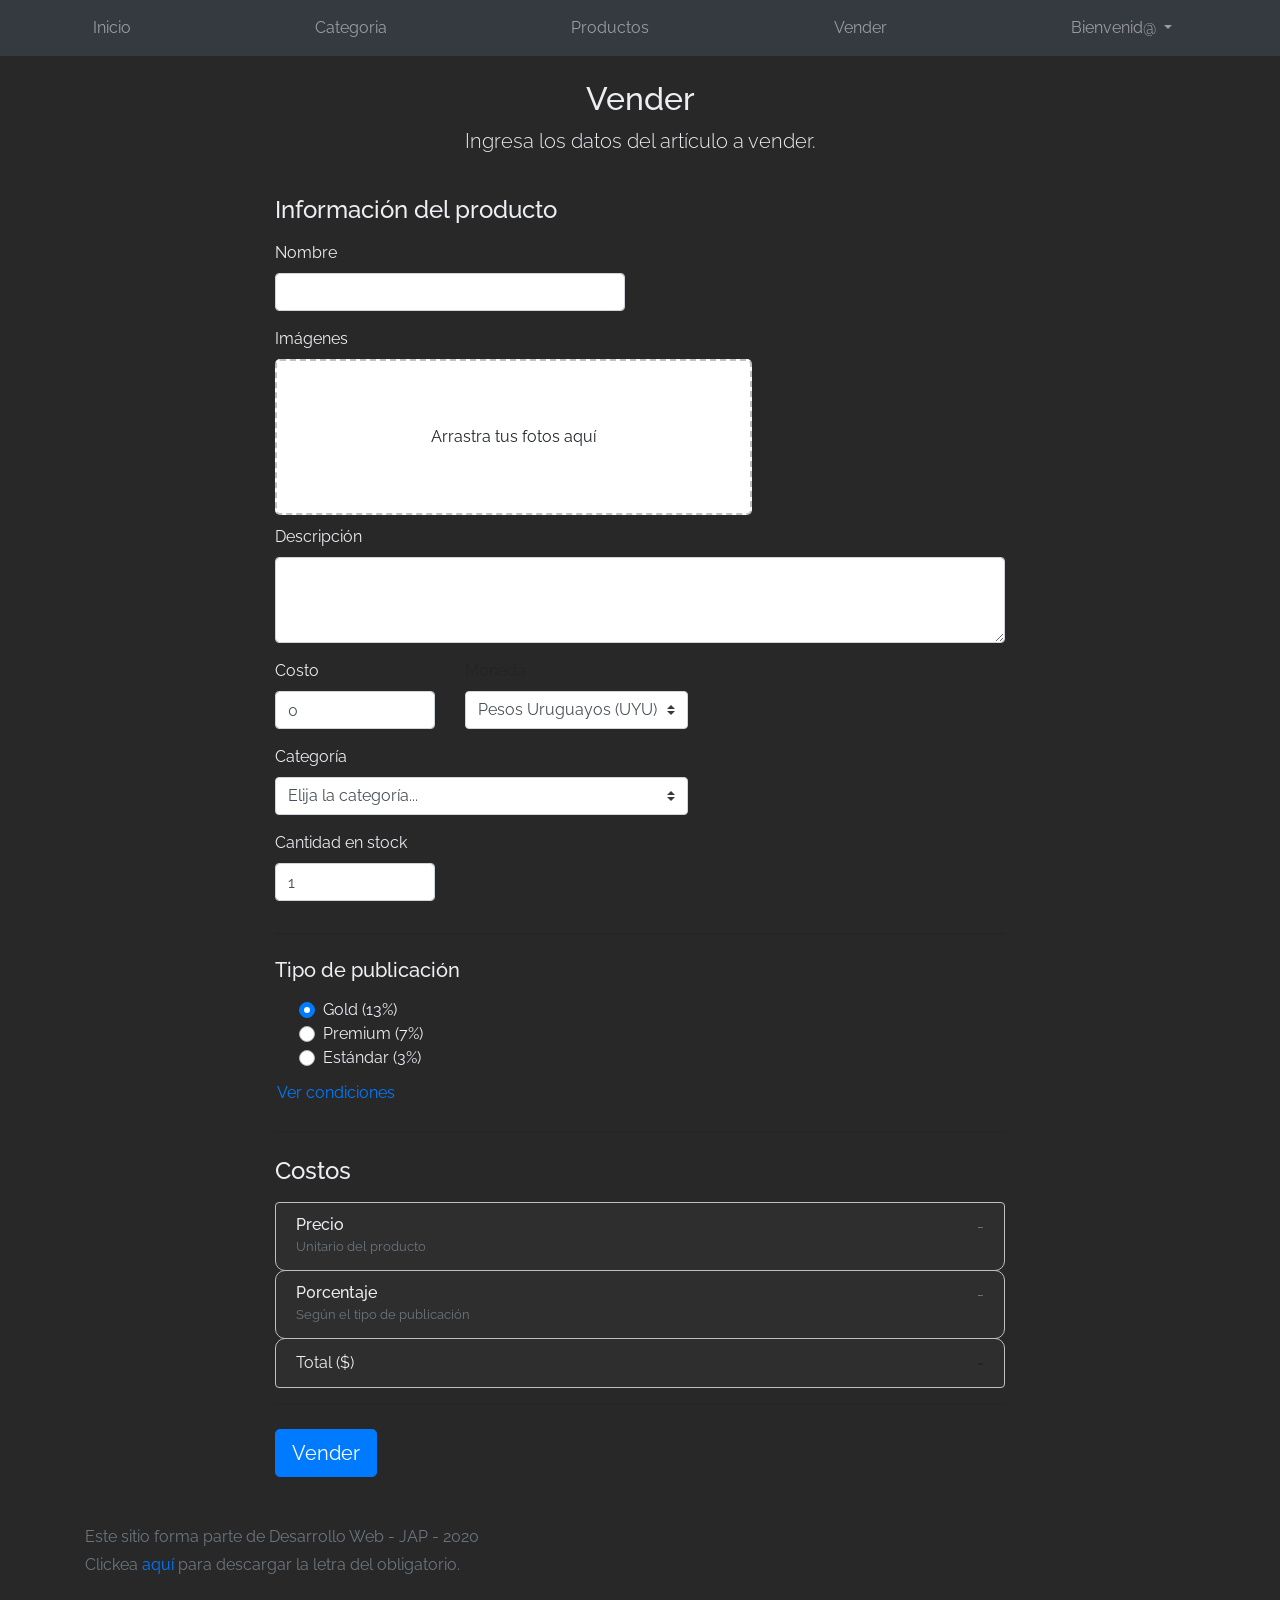
<file: sell.html>
<!DOCTYPE html>
<!-- saved from url=(0049)https://getbootstrap.com/docs/4.3/examples/album/ -->
<html lang="en"><head><meta http-equiv="Content-Type" content="text/html; charset=UTF-8">
    
    <meta name="viewport" content="width=device-width, initial-scale=1, shrink-to-fit=no">
    <meta name="description" content="">
    <title>eMercado - Todo lo que busques está aquí</title>

    <link rel="canonical" href="https://getbootstrap.com/docs/4.3/examples/album/">
    <link href="https://fonts.googleapis.com/css?family=Raleway:300,300i,400,400i,700,700i,900,900i" rel="stylesheet">

    <style>
      .bd-placeholder-img {
        font-size: 1.125rem;
        text-anchor: middle;
        -webkit-user-select: none;
        -moz-user-select: none;
        -ms-user-select: none;
        user-select: none;
      }

      @media (min-width: 768px) {
        .bd-placeholder-img-lg {
          font-size: 3.5rem;
        }
      }
    </style>
    <link href="css/bootstrap.min.css" rel="stylesheet">
    <link href="css/styles.css" rel="stylesheet">
    <link href="css/dropzone.css" rel="stylesheet">
  </head>
  <body>
    <nav class="navbar navbar-expand-md navbar-dark bg-dark">
      <div class="container">
        <button class="navbar-toggler" data-toggle="collapse" data-target="#navbarNav">
          <span class="navbar-toggler-icon"></span>
        </button>
  
        <div class="collapse navbar-collapse" id="navbarNav">
          <ul class="navbar-nav container justify-content-between">
            <li class="nav-item">
              <a href="base.html" class="nav-link">Inicio</a>
            </li>
            <li class="nav-item">
              <a href="categories.html" class="nav-link">Categoria</a>
            </li>
            <li class="nav-item">
              <a href="products.html" class="nav-link">Productos</a>
            </li>
            <li class="nav-item">
              <a href="sell.html" class="nav-link">Vender</a>
            </li>
            <li class="nav-item dropdown">
              <a class="nav-link dropdown-toggle" href="#" id="navbarDropdown" role="button" data-toggle="dropdown" aria-haspopup="true" aria-expanded="false">
                Bienvenid@
              </a>
              <div class="dropdown-menu" aria-labelledby="navbarDropdown">
                <a class="dropdown-item" href="my-profile.html">Mi perfil</a>
                <a class="dropdown-item" href="cart.html">Mi carrito</a>
                <a class="dropdown-item" href="index.html">Cerrar sesion</a>
              </div>
            </li>
          </ul>
        </div>
  
      </div>
    </nav>
      <div class="container">
        <div class="text-center p-4">
          <h2 class="card-titulo">Vender</h2>
          <p class="lead card-titulo">Ingresa los datos del artículo a vender.</p>
        </div>
        <div class="row justify-content-md-center">
          <div class="col-md-8 order-md-1">
            <h4 class="mb-3 card-titulo">Información del producto</h4>
            <form class="needs-validation" id="sell-info">
              <div class="row">
                <div class="col-md-6 mb-3">
                  <label for="productName" class="card-titulo">Nombre</label>
                  <input type="text" class="form-control" id="productName" placeholder="" value="" >
                  <div class="invalid-feedback card-titulo">
                    Ingresa un nombre
                  </div>
                </div>
              </div>
              <div class="row">
                <div class="col-md-8 order-md-1">
                    <label for="zip" class="card-titulo">Imágenes</label>
                    <div class="needsclick dz-clickable" id="file-upload">
                      <div class="dz-message needsclick">
                        Arrastra tus fotos aquí<br>
                      </div>
                    </div>
                </div>
              </div>
              <div class="row">
                  <div class="col-md-12 mb-3">
                      <label for="productDescription" class="card-titulo">Descripción</label>
                      <textarea class="form-control" id="productDescription" rows="3"></textarea>
                  </div>
                </div>
              <div class="row">
                <div class="col-md-3 mb-3">
                  <label for="zip" class="card-titulo">Costo</label>
                  <input type="number" class="form-control" id="productCostInput" placeholder="" required="" value="0" min="0">
                  <div class="invalid-feedback">
                    El costo debe ser mayor que 0.
                  </div>
                </div>
                <div class="col-md-4 mb-3">
                    <label for="state">Moneda</label>
                    <select class="custom-select d-block w-100" id="productCurrency" required="">
                      <option selected>Pesos Uruguayos (UYU)</option>
                      <option>Dólares (USD)</option>
                    </select>
                    <div class="invalid-feedback">
                      Ingresa una categoría válida.
                    </div>
                  </div>
              </div>
              <div class="row">
                  <div class="col-md-7 mb-3">
                  <label for="state" class="card-titulo">Categoría</label>
                  <select class="custom-select d-block w-100" id="productCategory">
                    <option value="">Elija la categoría...</option>
                    <option>Autos</option>
                    <option>Juguetes</option>
                    <option>Muebles</option>
                    <option>Herramientas</option>
                    <option>Computadoras</option>
                    <option>Vestimenta</option>
                  </select>
                  <div class="invalid-feedback">
                    Por favor ingresa una categoría válida.
                  </div>
                </div>
              </div>
              <div class="row">
                  <div class="col-md-3 mb-3">
                    <label for="productCountInput" class="card-titulo">Cantidad en stock</label>
                    <input type="number" class="form-control" id="productCountInput" placeholder="" required="" value="1" min="0">
                    <div class="invalid-feedback">
                      La cantidad es requerida.
                    </div>
                  </div>
                </div>
              <hr class="mb-4">
              <h5 class="mb-3 card-titulo">Tipo de publicación</h5>
              <div class="d-block my-3">
                <div class="custom-control custom-radio">
                  <input id="goldradio" name="publicationType" type="radio" class="custom-control-input " checked="" required="">
                  <label class="custom-control-label card-titulo" for="goldradio">Gold (13%)</label>
                </div>
                <div class="custom-control custom-radio">
                  <input id="premiumradio" name="publicationType" type="radio" class="custom-control-input" required="">
                  <label class="custom-control-label card-titulo" for="premiumradio">Premium (7%)</label>
                </div>
                <div class="custom-control custom-radio">
                  <input id="standardradio" name="publicationType" type="radio" class="custom-control-input" required="">
                  <label class="custom-control-label card-titulo" for="standardradio">Estándar (3%)</label>
                </div>
                <div class="row">
                  <button type="button" class="m-1 btn btn-link" data-toggle="modal" data-target="#contidionsModal">Ver condiciones</button>
                </div>
              </div>
              <hr class="mb-4">
              <h4 class="mb-3 card-titulo">Costos</h4>
              <ul class="list-group mb-3">
                  <li class="list-group-item d-flex justify-content-between lh-condensed">
                    <div>
                      <h6 class="my-0 card-titulo">Precio</h6>
                      <small class="text-muted">Unitario del producto</small>
                    </div>
                    <span class="text-muted" id="productCostText">-</span>
                  </li>
                  <li class="list-group-item d-flex justify-content-between lh-condensed">
                    <div>
                      <h6 class="my-0 card-titulo">P0rcentaje</h6>
                      <small class="text-muted">Según el tipo de publicación</small>
                    </div>
                    <span class="text-muted" id="comissionText">-</span>
                  </li>
                  <li class="list-group-item d-flex justify-content-between">
                    <span class="card-titulo">Total ($)</span>
                    <strong id="totalCostText">-</strong>
                  </li>
                </ul>
              <hr class="mb-4">
              <button class="btn btn-primary btn-lg" type="submit">Vender</button>
            </form>
          </div>
        </div>
      </div>
      <footer class="text-muted ">
        <div class="container">
            <p>Este sitio forma parte de Desarrollo Web - JAP - 2020</p>
            <p>Clickea <a target="_blank" href="Letra.pdf">aquí</a> para descargar la letra del obligatorio.</p>
        </div>
      </footer>
      <div class="alert fade" role="alert" id="alertResult">
          <span id="resultSpan"></span>
          <button type="button" class="close" data-dismiss="alert" aria-label="Close">
              <span aria-hidden="true">&times;</span>
          </button>
      </div>

      <div class="modal fade" tabindex="-1" role="dialog" id="contidionsModal">
        <div class="modal-dialog" role="document">
          <div class="modal-content">
            <div class="modal-header">
              <h5 class="modal-title">Condiciones de publicación</h5>
              <button type="button" class="close" data-dismiss="modal" aria-label="Close">
                <span aria-hidden="true">&times;</span>
              </button>
            </div>
            <div class="modal-body">
              <div class="container">
                  <div class="row">
                      <h5 class="text-warning">Gold (13%)</h5>
                      <p class="muted text-justify">Tu producto se verá de forma promocionada en portada, además de las condiciones de Premium y Estándar.</p>
                  </div>
                  <hr>
                  <div class="row">
                      <h5 class="text-primary">Stándar (7%)</h5>
                      <p class="muted text-justify">Se mostrará el producto en los primeros lugares de resultados de búsqueda, así cómo cuando se ingrese a la categoría que pertenezca.</p>
                  </div>
                  <hr>
                  <div class="row">
                      <h5 class="text-secondary">Estándar (3%)</h5>
                      <p class="muted text-justify">El producto se listará en la categoría correspondiente, así como en los resultados de búsquedas que coincidan con las palabras claves en el nombre.</p>
                  </div>
              </div>
            </div>
            <div class="modal-footer">
              <button type="button" class="btn btn-primary" data-dismiss="modal">Cerrar</button>
            </div>
          </div>
        </div>
      </div>
      <div id="spinner-wrapper"><div class="lds-ring"><div></div><div></div><div></div><div></div></div></div>
      <script src="js/jquery-3.4.1.min.js"></script>
      <script src="js/bootstrap.bundle.min.js"></script>
      <script src="js/dropzone.js"></script>
      <script src="js/init.js"></script>
      <script src="js/sell.js"></script>
    </body>
</html>
</file>
<file: css/estilo.css>
:root {
    --colorTextos: #49454567;
}


*,
::before,
::after {
    margin: 0;
    padding: 0;
    box-sizing: border-box;
}

body {
    font-family: 'Roboto';
    background: rgb(2, 0, 36);
    background: linear-gradient(90deg, rgba(2, 0, 36, 1) 43%, rgba(0, 0, 0, 1) 100%, rgba(0, 44, 255, 1) 100%);
    /* background: #BBD2C5; 
    background: -webkit-linear-gradient(to right, #536976, #BBD2C5);  */
    /* background: linear-gradient(to right, #536976, #BBD2C5); W3C, IE 10+/Edge, Firefox 16+, Chrome 26+, Opera 12+, Safari 7+ */
    height: 650px;
    display: flex;
    justify-content: center;
    align-items: center;
}

h1 {
    text-align: center;
    font-family: 'Exo', sans-serif;
    font-variant: small-caps;
    color: #229fbc;
    font-weight: 700;
}

#form{
    margin: auto;
    width: 50%;
}

form {
    
    background: #fff;
    padding: 150px 350px;
    box-shadow: 0 0 6px 0 rgba(255, 255, 255, 0.8);
    border-radius: 10px;
    padding: 65px;
    box-sizing: border-box;
}



.form {
    width: 100%;
    margin: auto;
}

form .grupo {
    position: relative;
    margin: 10px;
}

input {
    background: none;
    color: #c6c6c6;
    font-size: 18px;
    padding: 10px 10px 10px 5px;
    display: block;
    width: 100%;
    border: none;
    border-bottom: 1px solid var(--colorTextos);
}

input:focus {
    outline: none;
    color: #5e5d5d;
}

label {
    color: var(--colorTextos);
    font-size: 16px;
    position: absolute;
    left: 5px;
    top: 10px;
    transition: 0.5s ease all;
    pointer-events: none;
}

input:focus~label,
input:valid~label {
    top: -14px;
    font-size: 12px;
    color: #2196f3;
    padding: 10px;
}

.barra {
    position: relative;
    display: block;
    width: 100%;
}

.barra::before {
    content: "";
    height: 2px;
    width: 0%;
    bottom: 0;
    position: absolute;
    background: linear-gradient(to right, #536976, #BBD2C5);
    transition: 0.3s ease width;
    left: 0;
}

input:focus~.barra::before {
    width: 100%;
}

button {
    font-family: 'roboto';
    background: #BBD2C5;
    /* fallback for old browsers */
    background: -webkit-linear-gradient(to right, #536976, #BBD2C5);
    /* Chrome 10-25, Safari 5.1-6 */
    background: linear-gradient(to right, #536976, #BBD2C5);
    /* W3C, IE 10+/ Edge, Firefox 16+, Chrome 26+, Opera 12+, Safari 7+ */

    border: none;
    display: block;
    width: 100%;
    margin: 10px auto;
    color: #fff;
    height: 40px;
    font-size: 16px;
    cursor: pointer;
}

.contenedor {
    width: 60%;
    max-width: 1000px;
    margin: 0;
}

/*@media screen and (max-width:500px){
    form{
        width: 80%;
    }
}

@media screen and (max-width:300px){
    form{
        width: 60%;
    }
}*/


.overlay {
    background: rgba(0, 0, 0, .3);
    position: fixed;
    top: 0;
    bottom: 0;
    left: 0;
    right: 0;
    display: flex;
    align-items: center;
    justify-content: center;
    visibility: hidden;
}

.overlay.active {
    visibility: visible;
}

.popup {
    background: #f8f8f8;
    box-shadow: 0px 0px 5px 0px rgba(0, 0, 0, .3);
    border-radius: 10px;
    text-align: center;
    height: 650px;
    display: block;
    justify-content: center;
    align-items: center;

}

.popup .btn-cerrar-popup {
    font-size: 16px;
    line-height: 16px;
    display: block;
    text-align: right;
    color: #BBBBBB;
    transition: .3s ease all;
    margin-right: 10px;
    margin-top: 10px;
}

.popup .btn-cerrar-popup:hover {
    color: #000;
}

.popup form .contenedor-inputs {}


@media screen and (max-width: 320px) {
    .form {
        width: 100%;
    }

    .popup {
        width: 100%;
    }

    .popup .btn-cerrar-popup {
        margin-top: 40px;
        margin-right: 40px;
        font-size: 20px;
    }

    .contenedor {
        width: 100%;
    }
}

@media screen and (max-width: 375px) {
    .contenedor {
        width: 100%;
    }
}

@media screen and (max-width: 414px) {
    .contenedor {
        width: 100%;
    }
}

@media screen and (max-width: 280px) {
    .contenedor {
        width: 100%;
    }
}
</file>
<file: css/styles.css>
.jumbotron, .card-body, .container, .site-header{
    font-family: 'Raleway', serif !important;
}

.jumbotron .display-4{
    font-weight: bold;
}

.jumbotron {
  height: 60vh;
  /* width: 83%; */
  margin: auto;
  padding: 5em inherit;
  margin-bottom: 0;
  background-color: #53C0FB;
  background: url('../img/cover_back.png');
  background-size: cover;
  background-position: center;
  background-repeat: no-repeat;
  color: black;
  font-weight: bold;
}

@media (min-width: 768px) {
  .jumbotron {
    padding-top: 6rem;
    padding-bottom: 6rem;
  }
}

.jumbotron p:last-child {
  margin-bottom: 0;
}

.jumbotron-heading {
  font-weight: 300;
}

.jumbotron .container {
  max-width: 40rem;
  background-color: rgba(255, 255, 255, 0.5);
  border-radius: 10px;
  text-shadow: 1px 1px 2px grey;
}

.jumbotron .lead{
  font-size: 38px;
}

footer {
  padding-top: 3rem;
  padding-bottom: 3rem;
  background: #282828
}

footer p {
  margin-bottom: .25rem;
}

.site-header a {
  color: white;
  transition: ease-in-out color .15s;
}

.light-text {
  color: white;
}

.site-header .dropdown-menu a {
  color: black;
}

.dropzone{
  border: 2px dashed #0087F7;
  border-radius: 5px;
  background: white;
}

.alert{
  position: fixed;
  top:80px;
  width: 50%;
  left: 50%;
  transform: translate(-50%, 0);
}

.lds-ring {
  display: inline-block;
  position: relative;
  width: 64px;
  height: 64px;
  top:50%;
  left: 50%;
}
.lds-ring div {
  box-sizing: border-box;
  display: block;
  position: absolute;
  width: 51px;
  height: 51px;
  margin: 6px;
  border: 6px solid #fff;
  border-radius: 50%;
  animation: lds-ring 1.2s cubic-bezier(0.5, 0, 0.5, 1) infinite;
  border-color: #fff transparent transparent transparent;
}
.lds-ring div:nth-child(1) {
  animation-delay: -0.45s;
}
.lds-ring div:nth-child(2) {
  animation-delay: -0.3s;
}
.lds-ring div:nth-child(3) {
  animation-delay: -0.15s;
}
@keyframes lds-ring {
  0% {
    transform: rotate(0deg);
  }
  100% {
    transform: rotate(360deg);
  }
}

#spinner-wrapper{
  position: fixed;
  background-color: rgba(0,0,0,0.5);
  width:100%;
  height: 100%;
  top:0;
  left:0;
  z-index: 1021;
  display: none;
}

a.custom-card,
a.custom-card:hover {
  color: inherit;
  text-decoration: inherit;
}

.checked {
  color: orange;
}


/*-----------------------Galeria products-----------------------------*/

.product-small-img img {
  width: 100% ;
  border: 1px solid rgba(0,0,0,.2);
  padding: 7px;
  margin: 10px 5px 5px 10px; 
  cursor: pointer;
}

.product-small-img{
  width: 10%;
  display:inline-block;
  position: relative;
  bottom: 10px;
  
}

.img-cont img{
  height: 30%;
}

.img-cont{
  padding:5px;
  width: 560px;
}

body{
  background: #282828;
}

.container-all img{
  float: left;
}

.container-all{
  width: 100%;
  max-width: 1250px;
  margin: auto;
  padding: 60px;
  background: rgba(58, 59, 60, 0.35);
  margin-top: 80px;
  box-sizing: border-box;
}
.container-all p{
  text-align: center;
  font-size: 19px;
}

.title{
  font-size: 40px;
  margin-bottom: 30px;

}

#tabla{
  width: 20%;
  float: right;
  position: relative;
  top: 55px;
  right: 36px;

}

#boton{
  float: right;
  width: 20%;
  position: relative;
  left: 190px;
  top: 300px;

}

#boton2{
  float: right;
  width: 20%;
  position: relative;
  left: 415px;
  top: 360px;
}

/*----------------------------Comentarios-------------------------------------*/

.comentarios{
  margin: 10px 0;
}

.form-comentarios textarea{
  width: 100%;
  height: 84px;
  max-width: 100%;
  min-width: 100%;
  min-height: 84px;
  max-width: 300px;
  padding: 10px;
  line-height: 30px;
  border: 1px solid #4d65d1;
  margin-bottom: 20px;
}

.form-comentarios .btn{
  background: #4b65d1;
  border-radius: 0;
  color: #fff;
  margin-bottom: 20px;

}

.form-comentarios .btn:hover{
  box-shadow: 0px 0px 9px rgba(0,0,0,.35);
}

.media{
  border-top: 1px solid #bfbfbf;
  padding-top: 20px;
}

.media img{
  margin-right: 20px;
}

.media .nombre{
  color: #4b61e1;
}

.media .nombre span{
  font-size: 12px;
  color: #464646;
  margin-left: 10px;
}

.media .comentario{
  margin-top: 10px;
}

.media .botones{
  margin-bottom: 10px;
}

.media .botones a{
  color: #acacac;
  font-size: 14px;
  margin-left: 20px;
}

.container-comments{
  width: 100%;
  max-width: 1250px;
  margin: auto;
  padding: 60px;
  background: rgba(58, 59, 60, 0.35);
  margin-top: 10px;
  box-sizing: border-box;
}

.checked{
  color: orange;
}

.container-rel{
  width: 71%;
  box-sizing: border-box;
  margin: auto;
  position: relative;
  padding: 15px;
  text-align: center;
}

.container-rel .card{
  display: inline-flex;
  width: 100%;
  
}

.container-rel .card-text{
  margin-top: 20px;
  text-align: center;
}

/*-------------------------------Carrito---------------------------------*/


.container-general{
  margin-top: 10px;
  width: 100%;
  overflow: hidden;
  padding: 10px;
  display: flex;

}


#titulo{
  font-size: 50px;
  margin-left: 120px;
  margin-top: 10px;
  padding-bottom: 10px;
  text-align: left;
}

.container-cart{
  width: 50%;
  background: #fff;
  border-radius: 20px;
  border: 10px solid rgba(86, 99, 211, 0.35);
  float: left;
  margin-top: 10px;
  margin-right: 10px;
}

.card{
  background-color: rgba(58, 59, 60, 0.35);
  border-radius: 10px;
  
}

.card-body{
  margin-left: 15px;
  padding: 30px;
}

.container-cart #imagen{
  width: 13%;
  float: left;
}

.card-titulo{
  color: #ECEEF2;
  text-decoration: none;
}

.card-title{
  position: relative;
  padding-top: 10px;
  font-family: Arial, Helvetica, sans-serif;
  position: relative;
  top: 10px;
  left: 30px;
}

.cantidad{
  width: 90px;
  border-radius: 15px;
  text-align: center;
  position: relative;
  top: 30px;
  left: 30px;
}

.card-text{
  font-family: Arial, Helvetica, sans-serif;
  color:#ECEEF2;
  font-size: 20px;
  float: right;
  position: relative;
  right: 30px;
  bottom: 13px;
}

.titulo{
  font-size: 28px;
  font-family: Georgia, 'Times New Roman', Times, serif;
  
}

/*---------------------container envio-----------------------------*/
.container-envio{
  min-width: 23rem;
  height: 610px;
  margin-top: 10px;
  border-radius: 20px;
  border: 10px solid rgba(86, 99, 211, 0.35);
  margin-right: 0px;
}


.titulo-envio{
  margin-top: 20px;
}

.boton-comprar{
  padding: 5px;
  width: 80%;
  margin: auto;
  margin-bottom: 20px;
}

.container-envio label{
  display: list-item;
  list-style: none;
}

input[type="radio"]{
  position: relative;
  width: 20px;
  height: 15px;
  outline: none;

}


/*-----------------------Categories-----------------------------*/
.list-group-item{
  background-color: rgba(58, 59, 60, 0.35);
  border: 1px solid #bfbfbf;
  border-radius: 10px;
}

.list-group-item:hover{
  background-color: #192734;
}

.cant{
  color: #ECEEF2;
}

.cat-text{
  color: #ECEEF2;
}

/*------------------------------------MY PERFIL-------------------------*/
 .modal-body .formProfile{
  margin: auto;
  width: 30%;
  height: 640px;
  position: relative;
  margin-top: 90px;
  margin-bottom: 90px;
  margin-left: 50px;
  background:rgb(255, 255, 255);
  border-radius: 8px;
  box-shadow: 0 0 40px -10px #000;
  margin: calc(50vh -220px);
  padding: 20px 30px;
  max-width: calc(100vw - 40px);
  box-sizing: border-box;
  float: left;

}

.formProfile h2{
  text-align: center;
  font-size: 60px;
  padding: 20px;
  padding-bottom: 50px;
  margin: auto;
}

.modal-body .formProfile input{
  width: 100%;
  padding: 10px;
  box-sizing: border-box;
  background: none;
  outline: none;
  resize: none;
  border: 0;
  transition: all .3s;
  border-bottom: 2px solid grey;
  text-align: center;
  margin: auto;
  
}

.formProfile button{
  float: right;
  padding: 8px 12px;
  margin: 8px 0 0 ;
  border: 2px solid gray;
  background: 0;
  color: #000;
  cursor: pointer;
  transition: all .3s;
}


.formProfile2{
  width: 50%;
  height: 50%;
  background:rgba(58, 59, 60, 0.35);
  border-radius: 8px;
  box-shadow: 0 0 40px -10px #000;
  margin: auto;
  margin-top: 100px;
  margin-bottom: 100px;
  box-sizing: border-box;
}

.formProfile2 h2{
  text-align: center;
  font-size: 50px;
  padding: 20px;
  padding-bottom: 50px;
  margin: auto;
}

.cont-data {
  text-align: left;
}

.cont-data span{
  font-size: 25px;
  text-align: center;
  display: inline;
}

.cont-data p{
  display: inline;
  list-style: none;
  font-size: 20px;
}



/*-----------------------------Media-------------------------------------------------------*/
@media screen and (max-width:320px) {
  .container-general{
    width: 100%;
    margin: none;
  }
  .container-cart{
    min-width:10% !important;
    max-width : 100% !important;
    margin: auto;
    
  }
  .container-envio{
    min-width:40% !important;
    max-width : 100% !important;
    min-height: 700px;
    margin: auto;
  }
  #titulo{
    text-align: center;
    margin: auto;
  }
}

@media screen and (max-width:375px) {
  .container-general{
    width: 100%;
    margin: none;
  }
  .container-cart{
    min-width:40% !important;
    max-width : 100% !important;
    width: 100%;
    margin: auto;
    
  }
  .container-envio{
    min-width:40% !important;
    max-width : 100% !important;
    margin: auto;
  }
  #titulo{
    text-align: center;
    margin: auto;
  }
}

@media screen and (max-width:414px) {
  .container-general{
    width: 100%;
    margin: none;
  }
  .container-cart{
    min-width:40% !important;
    max-width : 100% !important;
    width: 100%;
    margin: auto;
    
  }
  .container-envio{
    min-width:40% !important;
    max-width : 100% !important;
    margin: auto;
  }
  #titulo{
    text-align: center;
    margin: auto;
  }
}



/*
#name-product{
  position: relative;
  left: 520px;
  bottom: 145px;
}
*/
</file>
<file: css/dropzone.css>
/*
 * The MIT License
 * Copyright (c) 2012 Matias Meno <m@tias.me>
 */
.dropzone, .dropzone * {
  box-sizing: border-box; }

.dropzone {
  position: relative; }
  .dropzone .dz-preview {
    position: relative;
    display: inline-block;
    width: 120px;
    margin: 0.5em; }
    .dropzone .dz-preview .dz-progress {
      display: block;
      height: 15px;
      border: 1px solid #aaa; }
      .dropzone .dz-preview .dz-progress .dz-upload {
        display: block;
        height: 100%;
        width: 0;
        background: green; }
    .dropzone .dz-preview .dz-error-message {
      color: red;
      display: none; }
    .dropzone .dz-preview.dz-error .dz-error-message, .dropzone .dz-preview.dz-error .dz-error-mark {
      display: block; }
    .dropzone .dz-preview.dz-success .dz-success-mark {
      display: block; }
    .dropzone .dz-preview .dz-error-mark, .dropzone .dz-preview .dz-success-mark {
      position: absolute;
      display: none;
      left: 30px;
      top: 30px;
      width: 54px;
      height: 58px;
      left: 50%;
      margin-left: -27px; }

@-webkit-keyframes passing-through {
  0% {
    opacity: 0;
    -webkit-transform: translateY(40px);
    -moz-transform: translateY(40px);
    -ms-transform: translateY(40px);
    -o-transform: translateY(40px);
    transform: translateY(40px); }
  30%, 70% {
    opacity: 1;
    -webkit-transform: translateY(0px);
    -moz-transform: translateY(0px);
    -ms-transform: translateY(0px);
    -o-transform: translateY(0px);
    transform: translateY(0px); }
  100% {
    opacity: 0;
    -webkit-transform: translateY(-40px);
    -moz-transform: translateY(-40px);
    -ms-transform: translateY(-40px);
    -o-transform: translateY(-40px);
    transform: translateY(-40px); } }
@-moz-keyframes passing-through {
  0% {
    opacity: 0;
    -webkit-transform: translateY(40px);
    -moz-transform: translateY(40px);
    -ms-transform: translateY(40px);
    -o-transform: translateY(40px);
    transform: translateY(40px); }
  30%, 70% {
    opacity: 1;
    -webkit-transform: translateY(0px);
    -moz-transform: translateY(0px);
    -ms-transform: translateY(0px);
    -o-transform: translateY(0px);
    transform: translateY(0px); }
  100% {
    opacity: 0;
    -webkit-transform: translateY(-40px);
    -moz-transform: translateY(-40px);
    -ms-transform: translateY(-40px);
    -o-transform: translateY(-40px);
    transform: translateY(-40px); } }
@keyframes passing-through {
  0% {
    opacity: 0;
    -webkit-transform: translateY(40px);
    -moz-transform: translateY(40px);
    -ms-transform: translateY(40px);
    -o-transform: translateY(40px);
    transform: translateY(40px); }
  30%, 70% {
    opacity: 1;
    -webkit-transform: translateY(0px);
    -moz-transform: translateY(0px);
    -ms-transform: translateY(0px);
    -o-transform: translateY(0px);
    transform: translateY(0px); }
  100% {
    opacity: 0;
    -webkit-transform: translateY(-40px);
    -moz-transform: translateY(-40px);
    -ms-transform: translateY(-40px);
    -o-transform: translateY(-40px);
    transform: translateY(-40px); } }
@-webkit-keyframes slide-in {
  0% {
    opacity: 0;
    -webkit-transform: translateY(40px);
    -moz-transform: translateY(40px);
    -ms-transform: translateY(40px);
    -o-transform: translateY(40px);
    transform: translateY(40px); }
  30% {
    opacity: 1;
    -webkit-transform: translateY(0px);
    -moz-transform: translateY(0px);
    -ms-transform: translateY(0px);
    -o-transform: translateY(0px);
    transform: translateY(0px); } }
@-moz-keyframes slide-in {
  0% {
    opacity: 0;
    -webkit-transform: translateY(40px);
    -moz-transform: translateY(40px);
    -ms-transform: translateY(40px);
    -o-transform: translateY(40px);
    transform: translateY(40px); }
  30% {
    opacity: 1;
    -webkit-transform: translateY(0px);
    -moz-transform: translateY(0px);
    -ms-transform: translateY(0px);
    -o-transform: translateY(0px);
    transform: translateY(0px); } }
@keyframes slide-in {
  0% {
    opacity: 0;
    -webkit-transform: translateY(40px);
    -moz-transform: translateY(40px);
    -ms-transform: translateY(40px);
    -o-transform: translateY(40px);
    transform: translateY(40px); }
  30% {
    opacity: 1;
    -webkit-transform: translateY(0px);
    -moz-transform: translateY(0px);
    -ms-transform: translateY(0px);
    -o-transform: translateY(0px);
    transform: translateY(0px); } }
@-webkit-keyframes pulse {
  0% {
    -webkit-transform: scale(1);
    -moz-transform: scale(1);
    -ms-transform: scale(1);
    -o-transform: scale(1);
    transform: scale(1); }
  10% {
    -webkit-transform: scale(1.1);
    -moz-transform: scale(1.1);
    -ms-transform: scale(1.1);
    -o-transform: scale(1.1);
    transform: scale(1.1); }
  20% {
    -webkit-transform: scale(1);
    -moz-transform: scale(1);
    -ms-transform: scale(1);
    -o-transform: scale(1);
    transform: scale(1); } }
@-moz-keyframes pulse {
  0% {
    -webkit-transform: scale(1);
    -moz-transform: scale(1);
    -ms-transform: scale(1);
    -o-transform: scale(1);
    transform: scale(1); }
  10% {
    -webkit-transform: scale(1.1);
    -moz-transform: scale(1.1);
    -ms-transform: scale(1.1);
    -o-transform: scale(1.1);
    transform: scale(1.1); }
  20% {
    -webkit-transform: scale(1);
    -moz-transform: scale(1);
    -ms-transform: scale(1);
    -o-transform: scale(1);
    transform: scale(1); } }
@keyframes pulse {
  0% {
    -webkit-transform: scale(1);
    -moz-transform: scale(1);
    -ms-transform: scale(1);
    -o-transform: scale(1);
    transform: scale(1); }
  10% {
    -webkit-transform: scale(1.1);
    -moz-transform: scale(1.1);
    -ms-transform: scale(1.1);
    -o-transform: scale(1.1);
    transform: scale(1.1); }
  20% {
    -webkit-transform: scale(1);
    -moz-transform: scale(1);
    -ms-transform: scale(1);
    -o-transform: scale(1);
    transform: scale(1); } }
#file-upload, #file-upload * {
  box-sizing: border-box; }

#file-upload {
  min-height: 150px;
  border: 2px dashed silver;
  border-radius: 5px;
  background: white;
margin-bottom: 10px;}
  #file-upload.dz-clickable {
    cursor: pointer; }
    #file-upload.dz-clickable * {
      cursor: default; }
    #file-upload.dz-clickable .dz-message, #file-upload.dz-clickable .dz-message * {
      cursor: pointer; }
  #file-upload.dz-started .dz-message {
    display: none; }
  #file-upload.dz-drag-hover {
    border-style: solid; }
    #file-upload.dz-drag-hover .dz-message {
      opacity: 0.5; }
  #file-upload .dz-message {
    text-align: center;
    margin: 4em 0; }
  #file-upload .dz-preview {
    position: relative;
    display: inline-block;
    vertical-align: top;
    margin: 16px;
    min-height: 100px; }
    #file-upload .dz-preview:hover {
      z-index: 1000; }
      #file-upload .dz-preview:hover .dz-details {
        opacity: 1; }
    #file-upload .dz-preview.dz-file-preview .dz-image {
      border-radius: 20px;
      background: #999;
      background: linear-gradient(to bottom, #eee, #ddd); }
    #file-upload .dz-preview.dz-file-preview .dz-details {
      opacity: 1; }
    #file-upload .dz-preview.dz-image-preview {
      background: white; }
      #file-upload .dz-preview.dz-image-preview .dz-details {
        -webkit-transition: opacity 0.2s linear;
        -moz-transition: opacity 0.2s linear;
        -ms-transition: opacity 0.2s linear;
        -o-transition: opacity 0.2s linear;
        transition: opacity 0.2s linear; }
    #file-upload .dz-preview .dz-remove {
      font-size: 14px;
      text-align: center;
      display: block;
      cursor: pointer;
      border: none; }
      #file-upload .dz-preview .dz-remove:hover {
        text-decoration: underline; }
    #file-upload .dz-preview:hover .dz-details {
      opacity: 1; }
    #file-upload .dz-preview .dz-details {
      z-index: 20;
      position: absolute;
      top: 0;
      left: 0;
      opacity: 0;
      font-size: 13px;
      min-width: 100%;
      max-width: 100%;
      padding: 2em 1em;
      text-align: center;
      color: rgba(0, 0, 0, 0.9);
      line-height: 150%; }
      #file-upload .dz-preview .dz-details .dz-size {
        margin-bottom: 1em;
        font-size: 16px; }
      #file-upload .dz-preview .dz-details .dz-filename {
        white-space: nowrap; }
        #file-upload .dz-preview .dz-details .dz-filename:hover span {
          border: 1px solid rgba(200, 200, 200, 0.8);
          background-color: rgba(255, 255, 255, 0.8); }
        #file-upload .dz-preview .dz-details .dz-filename:not(:hover) {
          overflow: hidden;
          text-overflow: ellipsis; }
          #file-upload .dz-preview .dz-details .dz-filename:not(:hover) span {
            border: 1px solid transparent; }
      #file-upload .dz-preview .dz-details .dz-filename span, #file-upload .dz-preview .dz-details .dz-size span {
        background-color: rgba(255, 255, 255, 0.4);
        padding: 0 0.4em;
        border-radius: 3px; }
    #file-upload .dz-preview:hover .dz-image img {
      -webkit-transform: scale(1.05, 1.05);
      -moz-transform: scale(1.05, 1.05);
      -ms-transform: scale(1.05, 1.05);
      -o-transform: scale(1.05, 1.05);
      transform: scale(1.05, 1.05);
      -webkit-filter: blur(8px);
      filter: blur(8px); }
    #file-upload .dz-preview .dz-image {
      border-radius: 20px;
      overflow: hidden;
      width: 120px;
      height: 120px;
      position: relative;
      display: block;
      z-index: 10; }
      #file-upload .dz-preview .dz-image img {
        display: block; }
    #file-upload .dz-preview.dz-success .dz-success-mark {
      -webkit-animation: passing-through 3s cubic-bezier(0.77, 0, 0.175, 1);
      -moz-animation: passing-through 3s cubic-bezier(0.77, 0, 0.175, 1);
      -ms-animation: passing-through 3s cubic-bezier(0.77, 0, 0.175, 1);
      -o-animation: passing-through 3s cubic-bezier(0.77, 0, 0.175, 1);
      animation: passing-through 3s cubic-bezier(0.77, 0, 0.175, 1); }
    #file-upload .dz-preview.dz-error .dz-error-mark {
      opacity: 1;
      -webkit-animation: slide-in 3s cubic-bezier(0.77, 0, 0.175, 1);
      -moz-animation: slide-in 3s cubic-bezier(0.77, 0, 0.175, 1);
      -ms-animation: slide-in 3s cubic-bezier(0.77, 0, 0.175, 1);
      -o-animation: slide-in 3s cubic-bezier(0.77, 0, 0.175, 1);
      animation: slide-in 3s cubic-bezier(0.77, 0, 0.175, 1); }
    #file-upload .dz-preview .dz-success-mark, #file-upload .dz-preview .dz-error-mark {
      pointer-events: none;
      opacity: 0;
      z-index: 500;
      position: absolute;
      display: block;
      top: 50%;
      left: 50%;
      margin-left: -27px;
      margin-top: -27px; }
      #file-upload .dz-preview .dz-success-mark svg, #file-upload .dz-preview .dz-error-mark svg {
        display: block;
        width: 54px;
        height: 54px; }
    #file-upload .dz-preview.dz-processing .dz-progress {
      opacity: 1;
      -webkit-transition: all 0.2s linear;
      -moz-transition: all 0.2s linear;
      -ms-transition: all 0.2s linear;
      -o-transition: all 0.2s linear;
      transition: all 0.2s linear; }
    #file-upload .dz-preview.dz-complete .dz-progress {
      opacity: 0;
      -webkit-transition: opacity 0.4s ease-in;
      -moz-transition: opacity 0.4s ease-in;
      -ms-transition: opacity 0.4s ease-in;
      -o-transition: opacity 0.4s ease-in;
      transition: opacity 0.4s ease-in; }
    #file-upload .dz-preview:not(.dz-processing) .dz-progress {
      -webkit-animation: pulse 6s ease infinite;
      -moz-animation: pulse 6s ease infinite;
      -ms-animation: pulse 6s ease infinite;
      -o-animation: pulse 6s ease infinite;
      animation: pulse 6s ease infinite; }
    #file-upload .dz-preview .dz-progress {
      opacity: 1;
      z-index: 1000;
      pointer-events: none;
      position: absolute;
      height: 16px;
      left: 50%;
      top: 50%;
      margin-top: -8px;
      width: 80px;
      margin-left: -40px;
      background: rgba(255, 255, 255, 0.9);
      -webkit-transform: scale(1);
      border-radius: 8px;
      overflow: hidden; }
      #file-upload .dz-preview .dz-progress .dz-upload {
        background: #333;
        background: linear-gradient(to bottom, #666, #444);
        position: absolute;
        top: 0;
        left: 0;
        bottom: 0;
        width: 0;
        -webkit-transition: width 300ms ease-in-out;
        -moz-transition: width 300ms ease-in-out;
        -ms-transition: width 300ms ease-in-out;
        -o-transition: width 300ms ease-in-out;
        transition: width 300ms ease-in-out; }
    #file-upload .dz-preview.dz-error .dz-error-message {
      display: block; }
    #file-upload .dz-preview.dz-error:hover .dz-error-message {
      opacity: 1;
      pointer-events: auto; }
    #file-upload .dz-preview .dz-error-message {
      pointer-events: none;
      z-index: 1000;
      position: absolute;
      display: block;
      display: none;
      opacity: 0;
      -webkit-transition: opacity 0.3s ease;
      -moz-transition: opacity 0.3s ease;
      -ms-transition: opacity 0.3s ease;
      -o-transition: opacity 0.3s ease;
      transition: opacity 0.3s ease;
      border-radius: 8px;
      font-size: 13px;
      top: 130px;
      left: -10px;
      width: 140px;
      background: #be2626;
      background: linear-gradient(to bottom, #be2626, #a92222);
      padding: 0.5em 1.2em;
      color: white; }
      #file-upload .dz-preview .dz-error-message:after {
        content: '';
        position: absolute;
        top: -6px;
        left: 64px;
        width: 0;
        height: 0;
        border-left: 6px solid transparent;
        border-right: 6px solid transparent;
        border-bottom: 6px solid #be2626; }

#file-upload .dz-preview.dz-error .dz-error-message, #file-upload .dz-preview.dz-error .dz-error-mark{
  display: none;
}
</file>
